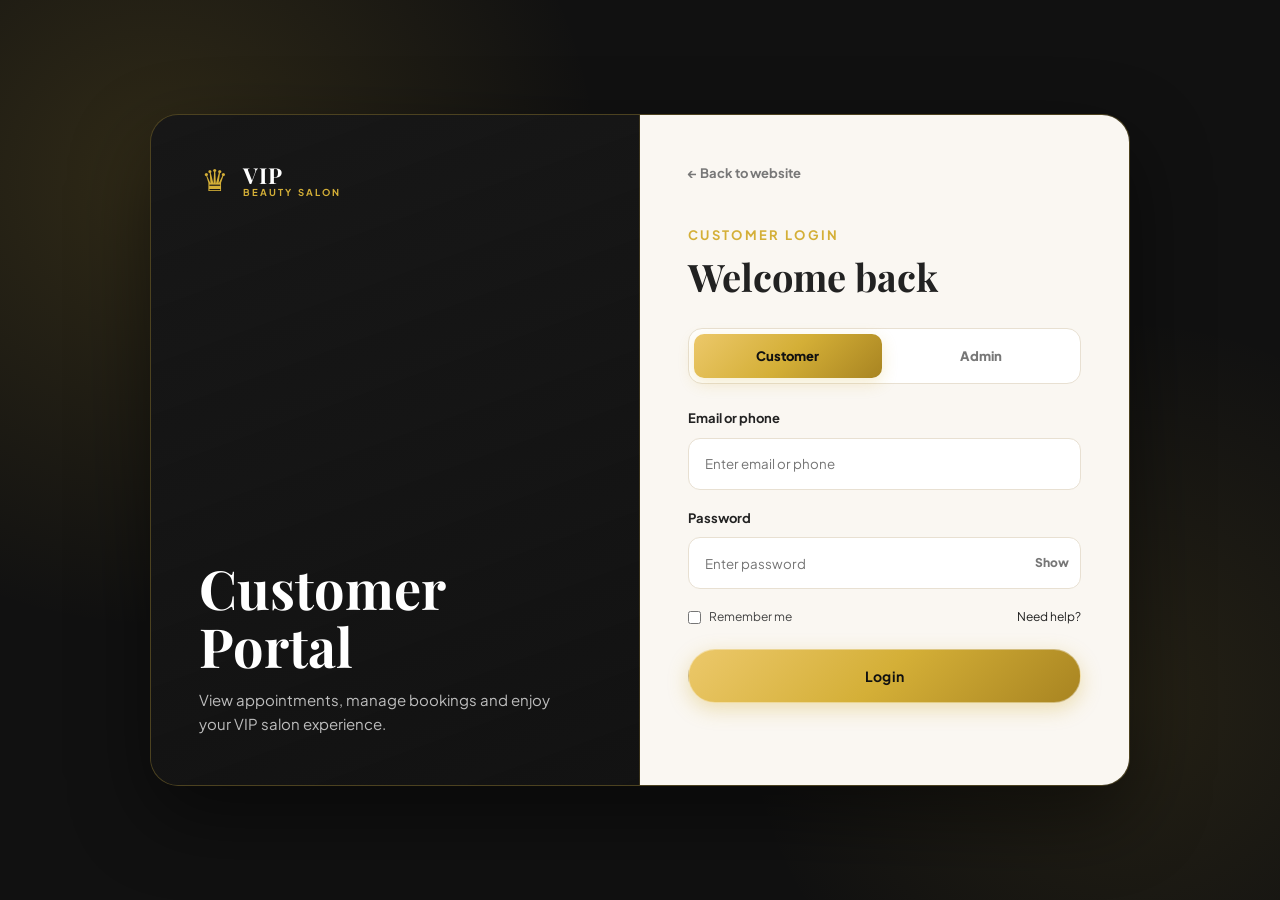
<file: admin-dashboard.html>
<!DOCTYPE html>
<html lang="en">
<head>
  <meta charset="UTF-8">
  <meta name="viewport" content="width=device-width, initial-scale=1.0">
  <title>Admin Dashboard | VIP Beauty Salon</title>
  <meta name="description" content="Manage VIP Beauty Salon services and prices.">
  <link rel="preconnect" href="https://fonts.googleapis.com">
  <link rel="preconnect" href="https://fonts.gstatic.com" crossorigin>
  <link href="https://fonts.googleapis.com/css2?family=Playfair+Display:wght@600;700&family=Plus+Jakarta+Sans:wght@400;500;600;700;800&display=swap" rel="stylesheet">
  <link rel="stylesheet" href="styles.css">
  <style>
    body.admin-page {
      min-height: 100vh;
      padding: 28px;
      background:
        radial-gradient(circle at 12% 10%, rgba(212, 175, 55, 0.13), transparent 25rem),
        #111111;
    }

    .admin-dashboard {
      width: min(1180px, 100%);
      margin: 0 auto;
      overflow: hidden;
      border: 1px solid rgba(212, 175, 55, 0.28);
      border-radius: 24px;
      background: #FAF7F2;
      box-shadow: 0 30px 80px rgba(0, 0, 0, 0.48);
    }

    .admin-header {
      display: flex;
      align-items: center;
      justify-content: space-between;
      gap: 16px;
      padding: 22px 28px;
      border-bottom: 1px solid var(--color-border-card);
    }

    .admin-header-brand,
    .admin-header-actions {
      display: flex;
      align-items: center;
      gap: 12px;
    }

    .admin-brand-title {
      color: #111111;
      font-family: var(--font-serif);
      font-size: 22px;
      font-weight: 700;
    }

    .admin-content {
      padding: 28px;
    }

    .admin-intro {
      margin-bottom: 24px;
    }

    .admin-intro h1 {
      margin-bottom: 6px;
      font-family: var(--font-serif);
      font-size: clamp(30px, 4vw, 40px);
    }

    .admin-intro p {
      color: var(--color-text-muted);
    }

    .admin-grid {
      display: grid;
      grid-template-columns: 340px minmax(0, 1fr);
      gap: 22px;
    }

    .admin-panel,
    .admin-table-wrap {
      min-width: 0;
      padding: 20px;
      border: 1px solid var(--color-border-card);
      border-radius: 16px;
      background: #FFFFFF;
    }

    .admin-panel h2,
    .admin-table-wrap h2 {
      margin-bottom: 16px;
      font-family: var(--font-serif);
      font-size: 23px;
    }

    .admin-field {
      display: grid;
      gap: 7px;
      margin-bottom: 13px;
    }

    .admin-field label {
      font-size: 12px;
      font-weight: 800;
    }

    .admin-field input,
    .admin-field select,
    .admin-field textarea {
      width: 100%;
      border: 1px solid var(--color-border-card);
      border-radius: 10px;
      padding: 11px 12px;
      background: #FFFFFF;
      color: var(--color-text-dark);
      font: inherit;
      outline: none;
    }

    .admin-field textarea {
      min-height: 78px;
      resize: vertical;
    }

    .admin-field input:focus,
    .admin-field select:focus,
    .admin-field textarea:focus {
      border-color: var(--color-gold);
      box-shadow: 0 0 0 3px rgba(212, 175, 55, 0.12);
    }

    .admin-form-actions,
    .admin-row-actions {
      display: flex;
      flex-wrap: wrap;
      gap: 8px;
    }

    .admin-form-actions {
      margin-top: 16px;
    }

    .admin-table-scroll {
      overflow-x: auto;
    }

    .admin-table {
      width: 100%;
      border-collapse: collapse;
      font-size: 13px;
    }

    .admin-table th,
    .admin-table td {
      padding: 12px 10px;
      border-bottom: 1px solid var(--color-border-card);
      text-align: left;
      vertical-align: middle;
    }

    .admin-table th {
      color: var(--color-text-muted);
      font-size: 11px;
      letter-spacing: 0.08em;
      text-transform: uppercase;
    }

    .admin-action-btn {
      padding: 7px 10px;
      border: 1px solid var(--color-border-card);
      border-radius: 8px;
      background: #FFFFFF;
      font-size: 12px;
      font-weight: 800;
    }

    .admin-action-btn:hover {
      border-color: var(--color-gold);
    }

    .admin-action-btn.delete {
      color: #A83232;
    }

    .admin-notice {
      min-height: 20px;
      margin-top: 12px;
      color: #A83232;
      font-size: 13px;
    }

    .admin-section-nav {
      margin: 0 0 22px;
    }

    .sr-only {
      position: absolute;
      width: 1px;
      height: 1px;
      padding: 0;
      margin: -1px;
      overflow: hidden;
      clip: rect(0, 0, 0, 0);
      white-space: nowrap;
      border: 0;
    }

    .admin-section-select {
      width: min(320px, 100%);
      min-height: 48px;
      padding: 0 42px 0 16px;
      border: 1px solid var(--color-border-card);
      border-radius: 12px;
      background: #FFFFFF;
      color: var(--color-text-dark);
      font: inherit;
      font-weight: 800;
      cursor: pointer;
      outline: none;
    }

    .admin-section-select:focus {
      border-color: var(--color-gold);
      box-shadow: 0 0 0 3px rgba(212, 175, 55, 0.14);
    }

    .admin-content-section[hidden] {
      display: none;
    }

    .image-preview {
      width: 76px;
      height: 58px;
      object-fit: cover;
      border-radius: 8px;
      background: #F1EEE8;
    }

    .image-upload-preview {
      display: none;
      width: 100%;
      max-height: 140px;
      margin-top: 8px;
      border-radius: 10px;
      object-fit: cover;
      background: #F1EEE8;
      border: 1px solid rgba(212, 175, 55, 0.25);
    }

    .image-upload-row {
      display: flex;
      align-items: center;
      gap: 10px;
      margin-top: 6px;
      flex-wrap: wrap;
    }

    .admin-upload-btn {
      display: inline-flex;
      align-items: center;
      justify-content: center;
      gap: 6px;
      padding: 6px 14px;
      border: 1px dashed var(--color-gold, #d4af37);
      border-radius: 8px;
      background: rgba(212, 175, 55, 0.08);
      color: var(--color-text-dark, #29251c);
      font-size: 11px;
      font-weight: 700;
      cursor: pointer;
      transition: all 160ms ease;
    }

    .admin-upload-btn:hover {
      background: rgba(212, 175, 55, 0.18);
      transform: translateY(-1px);
    }

    .upload-note {
      font-size: 11px;
      color: var(--color-text-muted, #777168);
    }

    .image-table-thumb {
      width: 62px;
      height: 48px;
      object-fit: cover;
      border-radius: 8px;
      background: #f1eee8;
      border: 1px solid rgba(212, 175, 55, 0.22);
    }

    .image-status {
      display: inline-block;
      margin-top: 4px;
      color: #A83232;
      font-size: 11px;
      font-weight: 700;
    }

    @media (max-width: 820px) {
      body.admin-page {
        padding: 14px;
      }

      .admin-grid {
        grid-template-columns: 1fr;
      }

      .admin-content,
      .admin-header {
        padding: 20px;
      }
    }

    @media (max-width: 520px) {
      .admin-header {
        align-items: flex-start;
        flex-direction: column;
      }
    }

    body.admin-page {
      padding: clamp(14px, 3vw, 42px);
      background:
        radial-gradient(ellipse at 12% 0%, rgba(212, 175, 55, 0.18), transparent 34rem),
        radial-gradient(ellipse at 100% 100%, rgba(168, 132, 33, 0.1), transparent 30rem),
        #171512;
    }

    .admin-dashboard {
      width: min(1320px, 100%);
      border-color: rgba(212, 175, 55, 0.38);
      border-radius: 28px;
      box-shadow: 0 36px 100px rgba(0, 0, 0, 0.48), 0 0 0 1px rgba(255, 255, 255, 0.04);
      animation: dashboard-arrive 650ms cubic-bezier(0.16, 1, 0.3, 1) both;
    }

    .admin-header {
      position: relative;
      padding: 22px clamp(20px, 3.2vw, 42px);
      border-bottom-color: rgba(212, 175, 55, 0.2);
      background: linear-gradient(110deg, #fffdf9, #f8f2e7);
    }

    .admin-header::after {
      position: absolute;
      right: 0;
      bottom: -1px;
      left: 0;
      height: 2px;
      background: linear-gradient(90deg, transparent, var(--color-gold), transparent);
      content: "";
      opacity: 0.75;
    }

    .admin-header-brand {
      transition: transform var(--transition-normal);
    }

    .admin-header-brand:hover {
      transform: translateY(-2px);
    }

    .admin-brand-title {
      font-size: 25px;
      letter-spacing: 0.04em;
    }

    .admin-content {
      padding: clamp(22px, 4vw, 46px);
      background:
        radial-gradient(ellipse at 0% 0%, rgba(212, 175, 55, 0.065), transparent 32rem),
        #faf7f2;
    }

    .admin-intro {
      position: relative;
      margin-bottom: 28px;
      padding: 10px 0 12px 20px;
      border-left: 3px solid var(--color-gold);
      animation: dashboard-rise 600ms 100ms both;
    }

    .admin-intro::after {
      position: absolute;
      top: -20px;
      right: 0;
      width: min(32%, 260px);
      height: 1px;
      background: linear-gradient(90deg, transparent, rgba(168, 132, 33, 0.35));
      content: "";
    }

    .admin-intro h1 {
      margin-bottom: 5px;
      font-size: clamp(32px, 4vw, 46px);
      letter-spacing: -0.035em;
    }

    .admin-intro p {
      max-width: 620px;
      font-size: 14px;
    }

    .admin-section-nav {
      position: relative;
      display: flex;
      align-items: center;
      margin-bottom: 24px;
      padding: 12px;
      border: 1px solid rgba(168, 132, 33, 0.18);
      border-radius: 17px;
      background: rgba(255, 255, 255, 0.68);
      box-shadow: 0 8px 24px rgba(38, 29, 13, 0.045);
      animation: dashboard-rise 600ms 180ms both;
    }

    .admin-section-select {
      width: min(420px, 100%);
      border-color: rgba(168, 132, 33, 0.28);
      border-radius: 12px;
      background: linear-gradient(135deg, #fff, #fffdf8);
      box-shadow: 0 4px 12px rgba(40, 30, 12, 0.04);
      transition: border-color var(--transition-fast), box-shadow var(--transition-fast), transform var(--transition-fast);
    }

    .admin-section-select:hover {
      border-color: var(--color-gold);
      transform: translateY(-1px);
    }

    .admin-grid {
      grid-template-columns: minmax(280px, 0.78fr) minmax(0, 1.65fr);
      gap: 20px;
    }

    .admin-panel,
    .admin-table-wrap {
      position: relative;
      overflow: hidden;
      padding: clamp(18px, 2vw, 26px);
      border-color: rgba(168, 132, 33, 0.18);
      border-radius: 18px;
      box-shadow: 0 12px 34px rgba(45, 34, 15, 0.055);
      transition: transform 220ms ease, box-shadow 220ms ease, border-color 220ms ease;
    }

    .admin-panel::before,
    .admin-table-wrap::before {
      position: absolute;
      top: 0;
      right: 0;
      left: 0;
      height: 3px;
      background: linear-gradient(90deg, #a88421, #e6ca75, transparent 82%);
      content: "";
      opacity: 0.8;
    }

    .admin-panel:hover,
    .admin-table-wrap:hover {
      border-color: rgba(168, 132, 33, 0.34);
      box-shadow: 0 18px 42px rgba(45, 34, 15, 0.09);
      transform: translateY(-2px);
    }

    .admin-panel h2,
    .admin-table-wrap h2 {
      font-size: clamp(21px, 2vw, 25px);
    }

    .admin-field input,
    .admin-field select,
    .admin-field textarea {
      border-color: #e7dfd1;
      border-radius: 11px;
      background: #fffefa;
      transition: border-color 180ms ease, box-shadow 180ms ease, background-color 180ms ease;
    }

    .admin-field input:hover,
    .admin-field select:hover,
    .admin-field textarea:hover {
      border-color: #d3bd7a;
    }

    .admin-field input:focus,
    .admin-field select:focus,
    .admin-field textarea:focus {
      background: #fff;
    }

    .admin-form-actions .btn,
    .admin-header-actions .btn {
      transition: transform 180ms ease, box-shadow 180ms ease, background-color 180ms ease;
    }

    .admin-form-actions .btn:hover,
    .admin-header-actions .btn:hover {
      box-shadow: 0 7px 18px rgba(40, 30, 12, 0.12);
      transform: translateY(-2px);
    }

    .admin-table th {
      background: #faf6ed;
    }

    .admin-table tbody tr {
      animation: dashboard-rise 420ms both;
      transition: background-color 160ms ease;
    }

    .admin-table tbody tr:hover {
      background: #fffaf0;
    }

    .admin-table tbody tr:nth-child(2) { animation-delay: 35ms; }
    .admin-table tbody tr:nth-child(3) { animation-delay: 70ms; }
    .admin-table tbody tr:nth-child(4) { animation-delay: 105ms; }
    .admin-table tbody tr:nth-child(5) { animation-delay: 140ms; }

    .admin-action-btn {
      transition: transform 160ms ease, border-color 160ms ease, box-shadow 160ms ease;
    }

    .admin-action-btn:hover {
      box-shadow: 0 4px 10px rgba(40, 30, 12, 0.08);
      transform: translateY(-1px);
    }

    .admin-content-section:not([hidden]) {
      animation: dashboard-rise 420ms cubic-bezier(0.16, 1, 0.3, 1) both;
    }

    .image-preview {
      border: 1px solid rgba(168, 132, 33, 0.16);
      box-shadow: 0 3px 10px rgba(40, 30, 12, 0.08);
      transition: transform 180ms ease, box-shadow 180ms ease;
    }

    .image-preview:hover {
      box-shadow: 0 7px 16px rgba(40, 30, 12, 0.16);
      transform: scale(1.06);
    }

    @keyframes dashboard-arrive {
      from { opacity: 0; transform: translateY(18px) scale(0.99); }
      to { opacity: 1; transform: translateY(0) scale(1); }
    }

    @keyframes dashboard-rise {
      from { opacity: 0; transform: translateY(10px); }
      to { opacity: 1; transform: translateY(0); }
    }

    @media (max-width: 820px) {
      .admin-grid {
        grid-template-columns: 1fr;
      }

      .admin-panel:hover,
      .admin-table-wrap:hover {
        transform: none;
      }
    }

    @media (max-width: 520px) {
      .admin-header-actions {
        width: 100%;
      }

      .admin-header-actions .btn {
        flex: 1;
        justify-content: center;
      }

      .admin-intro {
        padding-left: 14px;
      }
    }

    @media (prefers-reduced-motion: reduce) {
      *,
      *::before,
      *::after {
        scroll-behavior: auto !important;
        animation-duration: 0.01ms !important;
        animation-iteration-count: 1 !important;
        transition-duration: 0.01ms !important;
      }
    }
  </style>
  <link rel="stylesheet" href="admin-dashboard-theme.css">
</head>
<body class="admin-page">
  <main class="admin-dashboard">
    <header class="admin-header">
      <a class="admin-header-brand" href="index.html" aria-label="VIP Beauty Salon home">
        <span class="brand-crest" aria-hidden="true">♛</span>
        <span>
          <span class="admin-brand-title">VIP</span><br>
          <span class="brand-subtitle">ADMIN PORTAL</span>
        </span>
      </a>
      <div class="admin-header-actions">
        <a class="btn btn-outline-dark btn-sm" href="index.html">View Website</a>
        <button class="btn btn-outline-dark btn-sm" id="admin-logout" type="button">Logout</button>
      </div>
    </header>

    <div class="admin-content">
      <div class="admin-intro">
        <h1>Admin Dashboard</h1>
        <p>Manage salon services, prices, offers, gallery and website images.</p>
      </div>

      <nav class="admin-section-nav" aria-label="Admin dashboard sections">
        <label class="sr-only" for="admin-section-select">Choose dashboard section</label>
        <select class="admin-section-select" id="admin-section-select">
          <option value="services-panel">Professional Beauty Services</option>
          <option value="categories-panel">Our Services Categories (Hair, Skin, Beauty...)</option>
          <option value="offers-panel">Special Offers</option>
          <option value="gallery-panel">Our Gallery</option>
          <option value="images-panel">Website Images</option>
        </select>
      </nav>

      <section class="admin-content-section" id="services-panel" aria-label="Service management">
      <div class="admin-grid">
        <form class="admin-panel" id="admin-service-form">
          <h2 id="admin-form-title">Add New Service</h2>
          <input id="admin-service-id" type="hidden">
          <div class="admin-field">
            <label for="admin-service-name">Service Name</label>
            <input id="admin-service-name" type="text" placeholder="e.g. Hair Spa" required>
          </div>
          <div class="admin-field">
            <label for="admin-service-category">Category</label>
            <select id="admin-service-category" required>
              <option value="hair">Hair Services</option>
              <option value="skin">Skin Care</option>
              <option value="beauty">Beauty Services</option>
              <option value="hands-feet">Hands & Feet</option>
              <option value="bridal">Bridal & Special</option>
            </select>
          </div>
          <div class="admin-field">
            <label for="admin-service-price">Price</label>
            <input id="admin-service-price" type="text" placeholder="₹2000+ or Contact for Price" required>
          </div>
          <div class="admin-field">
            <label for="admin-service-description">Description</label>
            <textarea id="admin-service-description" placeholder="Service description"></textarea>
          </div>
          <div class="admin-field">
            <label for="admin-service-image-select">Service Image (Drop Down Menu)</label>
            <select id="admin-service-image-select" class="admin-image-dropdown"></select>
            <div class="image-upload-row">
              <label class="admin-upload-btn" for="admin-service-image-file">
                📁 Upload From Device
                <input id="admin-service-image-file" type="file" accept="image/*" class="sr-only">
              </label>
              <span class="upload-note">Or choose any image file</span>
            </div>
            <img class="image-upload-preview" id="admin-service-image-preview" alt="Service image preview">
          </div>
          <div class="admin-form-actions">
            <button class="btn btn-gold btn-sm" type="submit" id="admin-save-button">Add Service</button>
            <button class="btn btn-outline-dark btn-sm" type="button" id="admin-reset-button">Reset</button>
          </div>
          <p class="admin-notice" id="admin-notice" role="status" aria-live="polite"></p>
        </form>

        <section class="admin-table-wrap" aria-labelledby="manage-services-heading">
          <h2 id="manage-services-heading">Manage Services</h2>
          <p class="section-subtitle" id="admin-service-count" style="margin-bottom:16px"></p>
          <div class="admin-table-scroll">
            <table class="admin-table">
              <thead>
                <tr>
                  <th>Preview</th>
                  <th>Service</th>
                  <th>Category</th>
                  <th>Price</th>
                  <th>Actions</th>
                </tr>
              </thead>
              <tbody id="admin-services-body"></tbody>
            </table>
          </div>
        </section>
      </div>
      </section>

      <section class="admin-content-section" id="categories-panel" aria-label="Category management" hidden>
        <div class="admin-grid">
          <form class="admin-panel" id="admin-category-form">
            <h2 id="admin-category-form-title">Edit Service Category</h2>
            <input id="admin-category-id" type="hidden">
            <div class="admin-field">
              <label for="admin-category-name">Category Name</label>
              <input id="admin-category-name" type="text" placeholder="e.g. Hair Services" required>
            </div>
            <div class="admin-field">
              <label for="admin-category-icon">Category Icon (Emoji)</label>
              <input id="admin-category-icon" type="text" placeholder="e.g. ✂️" required>
            </div>
            <div class="admin-field">
              <label for="admin-category-sub">Subtitle Summary</label>
              <input id="admin-category-sub" type="text" placeholder="e.g. Cut, Wash, Spa, Keratin & Colour" required>
            </div>
            <div class="admin-field">
              <label for="admin-category-badge">Explorer Card Badge</label>
              <input id="admin-category-badge" type="text" placeholder="e.g. 8 Services · From ₹2000+" required>
            </div>
            <div class="admin-field">
              <label for="admin-category-price">Spotlight Price Text</label>
              <input id="admin-category-price" type="text" placeholder="e.g. Starting at ₹2000+" required>
            </div>
            <div class="admin-field">
              <label for="admin-category-spotlight-badge">Spotlight Tag/Badge</label>
              <input id="admin-category-spotlight-badge" type="text" placeholder="e.g. VIP Hair Studio" required>
            </div>
            <div class="admin-field">
              <label for="admin-category-desc">Spotlight Detailed Description</label>
              <textarea id="admin-category-desc" placeholder="Category description on website" rows="4" required></textarea>
            </div>
            <div class="admin-form-actions">
              <button class="btn btn-gold btn-sm" type="submit" id="admin-category-submit">Update Category</button>
              <button class="btn btn-outline-dark btn-sm" type="button" id="admin-category-reset">Reset</button>
            </div>
          </form>

          <section class="admin-table-wrap" aria-labelledby="manage-categories-heading">
            <h2 id="manage-categories-heading">Manage Services Categories</h2>
            <p class="section-subtitle" id="admin-categories-count" style="margin-bottom:16px">Showing all 5 categories</p>
            <div class="admin-table-scroll">
              <table class="admin-table">
                <thead>
                  <tr>
                    <th>Icon</th>
                    <th>Category</th>
                    <th>Badge / Price</th>
                    <th>Actions</th>
                  </tr>
                </thead>
                <tbody id="admin-categories-body"></tbody>
              </table>
            </div>
          </section>
        </div>
      </section>

      <section class="admin-content-section" id="offers-panel" aria-label="Special offer management" hidden>
        <div class="admin-grid">
          <form class="admin-panel" id="admin-offer-form">
            <h2 id="admin-offer-form-title">Add Special Offer</h2>
            <input id="admin-offer-id" type="hidden">
            <div class="admin-field">
              <label for="admin-offer-title">Offer name</label>
              <input id="admin-offer-title" type="text" required>
            </div>
            <div class="admin-field">
              <label for="admin-offer-description">Description</label>
              <textarea id="admin-offer-description" required></textarea>
            </div>
            <div class="admin-field">
              <label for="admin-offer-badge">Badge text</label>
              <input id="admin-offer-badge" type="text" placeholder="Limited Offer">
            </div>
            <div class="admin-field">
              <label for="admin-offer-category">Badge style</label>
              <select id="admin-offer-category">
                <option value="standard">Standard</option>
                <option value="popular">Most Popular</option>
                <option value="limited">Limited Offer</option>
              </select>
            </div>
            <div class="admin-field">
              <label for="admin-offer-price">Offer price</label>
              <input id="admin-offer-price" type="text" placeholder="₹2,999" required>
            </div>
            <div class="admin-field">
              <label for="admin-offer-original-price">Original price (optional)</label>
              <input id="admin-offer-original-price" type="text" placeholder="₹3,999">
            </div>
            <div class="admin-field">
              <label for="admin-offer-booking">Booking service name</label>
              <input id="admin-offer-booking" type="text" required>
            </div>
            <div class="admin-field">
              <label for="admin-offer-image-select">Offer Image (Drop Down Menu)</label>
              <select id="admin-offer-image-select" class="admin-image-dropdown"></select>
              <div class="image-upload-row">
                <label class="admin-upload-btn" for="admin-offer-image-file">
                  📁 Upload From Device
                  <input id="admin-offer-image-file" type="file" accept="image/*" class="sr-only">
                </label>
                <span class="upload-note">Or choose any image file</span>
              </div>
              <img class="image-upload-preview" id="admin-offer-image-preview" alt="Offer image preview">
            </div>
            <div class="admin-field">
              <label for="admin-offer-alt">Image alt text (optional)</label>
              <input id="admin-offer-alt" type="text" placeholder="Offer image description">
            </div>
            <div class="admin-form-actions">
              <button class="btn btn-gold btn-sm" type="submit" id="admin-offer-save">Add Offer</button>
              <button class="btn btn-outline-dark btn-sm" type="button" id="admin-offer-reset">Reset</button>
            </div>
            <p class="admin-notice" id="admin-offer-notice" role="status" aria-live="polite"></p>
          </form>

          <section class="admin-table-wrap" aria-labelledby="manage-offers-heading">
            <h2 id="manage-offers-heading">Manage Special Offers</h2>
            <p class="section-subtitle" id="admin-offer-count" style="margin-bottom:16px"></p>
            <div class="admin-table-scroll">
              <table class="admin-table">
                <thead><tr><th>Preview</th><th>Offer</th><th>Price</th><th>Badge</th><th>Actions</th></tr></thead>
                <tbody id="admin-offers-body"></tbody>
              </table>
            </div>
          </section>
        </div>
      </section>

      <section class="admin-content-section" id="gallery-panel" aria-label="Gallery management" hidden>
        <div class="admin-grid">
          <form class="admin-panel" id="admin-gallery-form">
            <h2 id="admin-gallery-form-title">Add Gallery Image</h2>
            <input id="admin-gallery-id" type="hidden">
            <div class="admin-field">
              <label for="admin-gallery-caption">Gallery caption</label>
              <input id="admin-gallery-caption" type="text" required>
            </div>
            <div class="admin-field">
              <label for="admin-gallery-category">Category</label>
              <select id="admin-gallery-category" required>
                <option value="hair">Hair</option>
                <option value="skin">Skin</option>
                <option value="bridal">Bridal</option>
                <option value="beauty">Beauty</option>
                <option value="salon">Salon Interior</option>
              </select>
            </div>
            <div class="admin-field">
              <label for="admin-gallery-image-select">Main Gallery Image (Drop Down Menu)</label>
              <select id="admin-gallery-image-select" class="admin-image-dropdown"></select>
              <div class="image-upload-row">
                <label class="admin-upload-btn" for="admin-gallery-image-file">
                  📁 Upload From Device
                  <input id="admin-gallery-image-file" type="file" accept="image/*" class="sr-only">
                </label>
                <span class="upload-note">Or choose any image file</span>
              </div>
              <img class="image-upload-preview" id="admin-gallery-image-preview" alt="Gallery image preview">
            </div>
            <div class="admin-field">
              <label for="admin-gallery-alt">Image alt text (optional)</label>
              <input id="admin-gallery-alt" type="text" placeholder="Gallery photo description">
            </div>
            <div class="admin-field">
              <label for="admin-gallery-before-select">Before Image for Transformation (Optional Drop Down Menu)</label>
              <select id="admin-gallery-before-select" class="admin-image-dropdown"></select>
              <div class="image-upload-row">
                <label class="admin-upload-btn" for="admin-gallery-before-file">
                  📁 Upload Before Photo
                  <input id="admin-gallery-before-file" type="file" accept="image/*" class="sr-only">
                </label>
              </div>
              <img class="image-upload-preview" id="admin-gallery-before-preview" alt="Before image preview" style="display:none;">
            </div>
            <div class="admin-field">
              <label for="admin-gallery-after-select">After Image for Transformation (Optional Drop Down Menu)</label>
              <select id="admin-gallery-after-select" class="admin-image-dropdown"></select>
              <div class="image-upload-row">
                <label class="admin-upload-btn" for="admin-gallery-after-file">
                  📁 Upload After Photo
                  <input id="admin-gallery-after-file" type="file" accept="image/*" class="sr-only">
                </label>
              </div>
              <img class="image-upload-preview" id="admin-gallery-after-preview" alt="After image preview" style="display:none;">
            </div>
            <div class="admin-form-actions">
              <button class="btn btn-gold btn-sm" type="submit" id="admin-gallery-save">Add Gallery Image</button>
              <button class="btn btn-outline-dark btn-sm" type="button" id="admin-gallery-reset">Reset</button>
            </div>
            <p class="admin-notice" id="admin-gallery-notice" role="status" aria-live="polite"></p>
          </form>

          <section class="admin-table-wrap" aria-labelledby="manage-gallery-heading">
            <h2 id="manage-gallery-heading">Manage Our Gallery</h2>
            <p class="section-subtitle" id="admin-gallery-count" style="margin-bottom:16px"></p>
            <div class="admin-table-scroll">
              <table class="admin-table">
                <thead><tr><th>Preview</th><th>Caption</th><th>Category</th><th>Actions</th></tr></thead>
                <tbody id="admin-gallery-body"></tbody>
              </table>
            </div>
          </section>
        </div>
      </section>

      <section class="admin-content-section" id="images-panel" aria-label="Image management" hidden>
        <div class="admin-grid">
          <form class="admin-panel" id="admin-image-form">
            <h2 id="admin-image-form-title">Edit Website Image</h2>
            <input id="admin-image-id" type="hidden">
            <div class="admin-field">
              <label for="admin-website-image-target">Select Website Image to Edit (Drop Down Menu)</label>
              <select id="admin-website-image-target" class="admin-image-dropdown"></select>
            </div>
            <div class="admin-field">
              <label for="admin-image-label">Image label / description</label>
              <input id="admin-image-label" type="text" required>
            </div>
            <div class="admin-field">
              <label for="admin-image-select">Replace Image From Library (Drop Down Menu)</label>
              <select id="admin-image-select" class="admin-image-dropdown"></select>
              <div class="image-upload-row">
                <label class="admin-upload-btn" for="admin-image-file">
                  📁 Upload New Photo From Device
                  <input id="admin-image-file" type="file" accept="image/*" class="sr-only">
                </label>
                <span class="upload-note">Or choose any image from your computer</span>
              </div>
              <img class="image-upload-preview" id="admin-image-preview" alt="Selected image preview">
            </div>
            <div class="admin-form-actions">
              <button class="btn btn-gold btn-sm" type="submit" id="admin-image-save">Update Image</button>
              <button class="btn btn-outline-dark btn-sm" type="button" id="admin-image-reset">Reset</button>
            </div>
            <p class="admin-notice" id="admin-image-notice" role="status" aria-live="polite"></p>
          </form>

          <section class="admin-table-wrap" aria-labelledby="manage-images-heading">
            <h2 id="manage-images-heading">All Website Images</h2>
            <p class="section-subtitle" style="margin-bottom:16px">Select and update any image across the public website.</p>
            <div class="admin-table-scroll">
              <table class="admin-table">
                <thead>
                  <tr>
                    <th>Preview</th>
                    <th>Image Details</th>
                    <th>Status</th>
                    <th>Actions</th>
                  </tr>
                </thead>
                <tbody id="admin-images-body"></tbody>
              </table>
            </div>
          </section>
        </div>
      </section>
    </div>
  </main>

  <script src="image-manifest.js"></script>
  <script>
    if (sessionStorage.getItem("vip_admin_authenticated") !== "true") {
      window.location.replace("login.html");
    }

    const categoryNames = {
      hair: "Hair Services",
      skin: "Skin Care",
      beauty: "Beauty Services",
      "hands-feet": "Hands & Feet",
      bridal: "Bridal & Special"
    };

    const fallbackServices = window.VIP_IMAGE_MANIFEST.services;

    // Categorized Salon Image Library for all Drop Down Menus
    const IMAGE_LIBRARY = [
      {
        group: "Special Offers",
        items: [
          { name: "Manicure + Pedicure Special Offer", url: "https://images.unsplash.com/photo-1632345031435-8727f6897d53?auto=format&fit=crop&w=600&q=80" },
          { name: "Keratin Treatment Special Offer", url: "https://images.unsplash.com/photo-1522337360788-8b13dee7a37e?auto=format&fit=crop&w=600&q=80" },
          { name: "₹2000+ Beauty Services Special", url: "https://images.unsplash.com/photo-1570172619644-dfd03ed5d881?auto=format&fit=crop&w=600&q=80" }
        ]
      },
      {
        group: "Hair Services",
        items: [
          { name: "Hair Wash & Cleansing", url: "https://images.unsplash.com/photo-1582095133179-bfd08e2fc6b3?auto=format&fit=crop&w=600&q=80" },
          { name: "Trendy Hair Cut", url: "https://images.unsplash.com/photo-1562322140-8baeececf3df?auto=format&fit=crop&w=600&q=80" },
          { name: "Hair Spa Nourishing", url: "https://images.unsplash.com/photo-1519699047748-de8e457a634e?auto=format&fit=crop&w=600&q=80" },
          { name: "Hair Colour & Highlights", url: "https://images.unsplash.com/photo-1605497788044-5a32c7078486?auto=format&fit=crop&w=600&q=80" },
          { name: "Keratin Smooth Treatment", url: "https://images.unsplash.com/photo-1560869713-7d0a29430803?auto=format&fit=crop&w=600&q=80" },
          { name: "Hair Styling & Waves", url: "https://images.unsplash.com/photo-1595476108010-b4d1f102b1b1?auto=format&fit=crop&w=600&q=80" },
          { name: "Hair Oil Relaxation Massage", url: "https://images.unsplash.com/photo-1540555700478-4be289fbecef?auto=format&fit=crop&w=600&q=80" },
          { name: "Blow Dry Volume & Finish", url: "https://images.unsplash.com/photo-1527799820374-dcf8d9d4a388?auto=format&fit=crop&w=600&q=80" }
        ]
      },
      {
        group: "Skin Care & Facials",
        items: [
          { name: "Deep Pore Clean-up", url: "https://images.unsplash.com/photo-1570172619644-dfd03ed5d881?auto=format&fit=crop&w=600&q=80" },
          { name: "Hydra Glow Herbal & Fruit Facial", url: "https://images.unsplash.com/photo-1512496015851-a90fb38ba796?auto=format&fit=crop&w=600&q=80" },
          { name: "D-Tan Radiance Treatment", url: "https://images.unsplash.com/photo-1508214751196-bcfd4ca60f91?auto=format&fit=crop&w=600&q=80" },
          { name: "Brightening Bleach Service", url: "https://images.unsplash.com/photo-1516975080664-ed2fc6a32937?auto=format&fit=crop&w=600&q=80" },
          { name: "Advanced Skin Nourishment", url: "https://images.unsplash.com/photo-1596704017254-9b121068fb31?auto=format&fit=crop&w=600&q=80" }
        ]
      },
      {
        group: "Beauty Services",
        items: [
          { name: "Hygienic Waxing Care", url: "https://images.unsplash.com/photo-1544161515-4ab6ce6db874?auto=format&fit=crop&w=600&q=80" },
          { name: "Precise Facial Threading", url: "https://images.unsplash.com/photo-1583001931096-959e9a1a6223?auto=format&fit=crop&w=600&q=80" },
          { name: "Eyebrow Contouring & Shaping", url: "https://images.unsplash.com/photo-1597225244660-1cd128c64284?auto=format&fit=crop&w=600&q=80" },
          { name: "Upper Lip Threading", url: "https://images.unsplash.com/photo-1515377905703-c4788e51af15?auto=format&fit=crop&w=600&q=80" },
          { name: "Skin Shiner & Glow Finish", url: "https://images.unsplash.com/photo-1487412720507-e7ab37603c6f?auto=format&fit=crop&w=600&q=80" }
        ]
      },
      {
        group: "Hands, Feet & Nails",
        items: [
          { name: "Deluxe Manicure Hand Care", url: "https://images.unsplash.com/photo-1604654894610-df63bc536371?auto=format&fit=crop&w=600&q=80" },
          { name: "Relaxing Pedicure Foot Bath", url: "https://images.unsplash.com/photo-1519415510236-718bdfcd89c8?auto=format&fit=crop&w=600&q=80" },
          { name: "Manicure + Pedicure Combo Care", url: "https://images.unsplash.com/photo-1632345031435-8727f6897d53?auto=format&fit=crop&w=600&q=80" },
          { name: "Creative Nail Art & Polish", url: "https://images.unsplash.com/photo-1507652313519-d4e9174996dd?auto=format&fit=crop&w=600&q=80" }
        ]
      },
      {
        group: "Bridal & Glamour",
        items: [
          { name: "Luxury HD Bridal Makeover", url: "https://images.unsplash.com/photo-1617627143750-d86bc21e42bb?auto=format&fit=crop&w=600&q=80" },
          { name: "Evening & Party Event Makeup", url: "https://images.unsplash.com/photo-1516914943479-89db7d9ae7f2?auto=format&fit=crop&w=600&q=80" },
          { name: "Intricate Bridal Hairstyling", url: "https://images.unsplash.com/photo-1595476108010-b4d1f102b1b1?auto=format&fit=crop&w=600&q=80" },
          { name: "Pre-Bridal & Festive Package", url: "https://images.unsplash.com/photo-1519823551278-64ac92734fb1?auto=format&fit=crop&w=600&q=80" }
        ]
      },
      {
        group: "Salon Ambiance & Interior",
        items: [
          { name: "VIP Beauty Salon Luxury Interior", url: "https://images.unsplash.com/photo-1560066984-138dadb4c035?auto=format&fit=crop&w=900&q=80" },
          { name: "Appointment Consultation Area", url: "https://images.unsplash.com/photo-1540555700478-4be289fbecef?auto=format&fit=crop&w=700&q=80" }
        ]
      }
    ];

    function getDefaultServiceImage(category) {
      const defaults = {
        hair: "https://images.unsplash.com/photo-1582095133179-bfd08e2fc6b3?auto=format&fit=crop&w=600&q=80",
        skin: "https://images.unsplash.com/photo-1512496015851-a90fb38ba796?auto=format&fit=crop&w=600&q=80",
        beauty: "https://images.unsplash.com/photo-1544161515-4ab6ce6db874?auto=format&fit=crop&w=600&q=80",
        "hands-feet": "https://images.unsplash.com/photo-1604654894610-df63bc536371?auto=format&fit=crop&w=600&q=80",
        bridal: "https://images.unsplash.com/photo-1617627143750-d86bc21e42bb?auto=format&fit=crop&w=600&q=80"
      };
      return defaults[category] || defaults.hair;
    }

    function populateImageDropdown(selectEl, selectedVal, optionalNoneText) {
      if (!selectEl) return;
      selectEl.innerHTML = "";
      if (optionalNoneText) {
        const noneOpt = document.createElement("option");
        noneOpt.value = "";
        noneOpt.textContent = optionalNoneText;
        selectEl.appendChild(noneOpt);
      }
      let found = false;
      IMAGE_LIBRARY.forEach(grp => {
        const optGroup = document.createElement("optgroup");
        optGroup.label = grp.group;
        grp.items.forEach(item => {
          const opt = document.createElement("option");
          opt.value = item.url;
          opt.textContent = item.name;
          if (selectedVal && selectedVal === item.url) {
            opt.selected = true;
            found = true;
          }
          optGroup.appendChild(opt);
        });
        selectEl.appendChild(optGroup);
      });

      if (selectedVal && selectedVal.startsWith("data:")) {
        const customOpt = document.createElement("option");
        customOpt.value = selectedVal;
        customOpt.textContent = "Custom Upload (From Device)";
        customOpt.dataset.custom = "true";
        customOpt.selected = true;
        selectEl.prepend(customOpt);
      } else if (!found && selectedVal && !optionalNoneText) {
        const currOpt = document.createElement("option");
        currOpt.value = selectedVal;
        currOpt.textContent = "Current Image Selection";
        currOpt.selected = true;
        selectEl.prepend(currOpt);
      }
    }

    function attachFileUploadHandler(fileInput, dropdownSelect, previewImg) {
      if (!fileInput || !dropdownSelect) return;
      fileInput.addEventListener("change", async () => {
        const file = fileInput.files[0];
        if (!file) return;
        try {
          const dataUrl = await fileToResizedDataUrl(file);
          let customOpt = dropdownSelect.querySelector("option[data-custom='true']");
          if (!customOpt) {
            customOpt = document.createElement("option");
            customOpt.dataset.custom = "true";
            dropdownSelect.prepend(customOpt);
          }
          customOpt.value = dataUrl;
          customOpt.textContent = `Custom Upload (${file.name})`;
          customOpt.selected = true;
          if (previewImg) {
            previewImg.src = dataUrl;
            previewImg.style.display = "block";
          }
        } catch (err) {
          alert(err.message || "Could not read image file.");
        }
      });
    }

    function attachDropdownChangeHandler(dropdownSelect, previewImg) {
      if (!dropdownSelect || !previewImg) return;
      dropdownSelect.addEventListener("change", () => {
        const val = dropdownSelect.value;
        if (val) {
          previewImg.src = val;
          previewImg.style.display = "block";
        } else {
          previewImg.src = "";
          previewImg.style.display = "none";
        }
      });
    }

    // Services Controls
    const form = document.getElementById("admin-service-form");
    const serviceId = document.getElementById("admin-service-id");
    const serviceName = document.getElementById("admin-service-name");
    const serviceCategory = document.getElementById("admin-service-category");
    const servicePrice = document.getElementById("admin-service-price");
    const serviceDescription = document.getElementById("admin-service-description");
    const serviceImageSelect = document.getElementById("admin-service-image-select");
    const serviceImageFile = document.getElementById("admin-service-image-file");
    const serviceImagePreview = document.getElementById("admin-service-image-preview");
    const servicesBody = document.getElementById("admin-services-body");
    const serviceCount = document.getElementById("admin-service-count");
    const notice = document.getElementById("admin-notice");

    // Special Offers Controls
    const offerForm = document.getElementById("admin-offer-form");
    const offerTitleInput = document.getElementById("admin-offer-title");
    const offerDescInput = document.getElementById("admin-offer-description");
    const offerBadgeInput = document.getElementById("admin-offer-badge");
    const offerCatSelect = document.getElementById("admin-offer-category");
    const offerPriceInput = document.getElementById("admin-offer-price");
    const offerOrigPriceInput = document.getElementById("admin-offer-original-price");
    const offerBookingInput = document.getElementById("admin-offer-booking");
    const offerImageSelect = document.getElementById("admin-offer-image-select");
    const offerImageFile = document.getElementById("admin-offer-image-file");
    const offerImagePreview = document.getElementById("admin-offer-image-preview");
    const offerAltInput = document.getElementById("admin-offer-alt");
    const offersBody = document.getElementById("admin-offers-body");
    const offerNotice = document.getElementById("admin-offer-notice");

    // Gallery Controls
    const galleryForm = document.getElementById("admin-gallery-form");
    const galleryCaptionInput = document.getElementById("admin-gallery-caption");
    const galleryCatSelect = document.getElementById("admin-gallery-category");
    const galleryImageSelect = document.getElementById("admin-gallery-image-select");
    const galleryImageFile = document.getElementById("admin-gallery-image-file");
    const galleryImagePreview = document.getElementById("admin-gallery-image-preview");
    const galleryAltInput = document.getElementById("admin-gallery-alt");
    const galleryBeforeSelect = document.getElementById("admin-gallery-before-select");
    const galleryBeforeFile = document.getElementById("admin-gallery-before-file");
    const galleryBeforePreview = document.getElementById("admin-gallery-before-preview");
    const galleryAfterSelect = document.getElementById("admin-gallery-after-select");
    const galleryAfterFile = document.getElementById("admin-gallery-after-file");
    const galleryAfterPreview = document.getElementById("admin-gallery-after-preview");
    const galleryBody = document.getElementById("admin-gallery-body");
    const galleryNotice = document.getElementById("admin-gallery-notice");

    // Website Images Controls
    const imageForm = document.getElementById("admin-image-form");
    const imageIdInput = document.getElementById("admin-image-id");
    const websiteImageTarget = document.getElementById("admin-website-image-target");
    const imageLabelInput = document.getElementById("admin-image-label");
    const imageSelect = document.getElementById("admin-image-select");
    const imageFileInput = document.getElementById("admin-image-file");
    const imagePreview = document.getElementById("admin-image-preview");
    const imagesBody = document.getElementById("admin-images-body");
    const imageNotice = document.getElementById("admin-image-notice");
    let imageCatalog = [];

    // Initialize dropdown change & file upload listeners
    attachDropdownChangeHandler(serviceImageSelect, serviceImagePreview);
    attachFileUploadHandler(serviceImageFile, serviceImageSelect, serviceImagePreview);

    attachDropdownChangeHandler(offerImageSelect, offerImagePreview);
    attachFileUploadHandler(offerImageFile, offerImageSelect, offerImagePreview);

    attachDropdownChangeHandler(galleryImageSelect, galleryImagePreview);
    attachFileUploadHandler(galleryImageFile, galleryImageSelect, galleryImagePreview);

    attachDropdownChangeHandler(galleryBeforeSelect, galleryBeforePreview);
    attachFileUploadHandler(galleryBeforeFile, galleryBeforeSelect, galleryBeforePreview);

    attachDropdownChangeHandler(galleryAfterSelect, galleryAfterPreview);
    attachFileUploadHandler(galleryAfterFile, galleryAfterSelect, galleryAfterPreview);

    attachDropdownChangeHandler(imageSelect, imagePreview);
    attachFileUploadHandler(imageFileInput, imageSelect, imagePreview);

    function getServices() {
      try {
        const services = JSON.parse(localStorage.getItem("vip_salon_services") || "null");
        return Array.isArray(services) ? services : fallbackServices.slice();
      } catch (error) {
        notice.textContent = "Could not read saved services from this browser.";
        return fallbackServices.slice();
      }
    }

    function normalizeServiceName(name) {
      return String(name || "").toLowerCase().replace(/[^a-z0-9]+/g, "");
    }

    function initializeServiceCatalog() {
      const migrationKey = "vip_salon_services_catalog_v5";
      if (localStorage.getItem(migrationKey) === "true") return;

      try {
        const saved = JSON.parse(localStorage.getItem("vip_salon_services") || "null");
        const existingServices = Array.isArray(saved) ? saved : [];
        const usedServices = new Set();
        const allServices = fallbackServices.map((defaultService) => {
          const existing = existingServices.find((service) =>
            !usedServices.has(service) &&
            (service.id === defaultService.id ||
              normalizeServiceName(service.name) === normalizeServiceName(defaultService.name))
          );
          if (!existing) return { ...defaultService };

          usedServices.add(existing);
          const priceNum = parseInt((existing.price || "").replace(/[^0-9]/g, ""), 10);
          const price = (priceNum && priceNum < 2000) ? defaultService.price : (existing.price || defaultService.price);
          return { ...defaultService, ...existing, price, id: existing.id || defaultService.id };
        });

        existingServices.forEach((service) => {
          if (!usedServices.has(service)) allServices.push(service);
        });

        localStorage.setItem("vip_salon_services", JSON.stringify(allServices));
        localStorage.setItem(migrationKey, "true");
      } catch (error) {
        notice.textContent = "Could not load or update the complete service list in browser storage.";
        notice.style.color = "#A83232";
      }
    }

    const fallbackCategories = window.VIP_IMAGE_MANIFEST.categories || [
      {
        id: "hair",
        name: "Hair Services",
        icon: "✂️",
        sub: "Cut, Wash, Spa, Keratin & Colour",
        badge: "8 Services · From ₹2000+",
        price: "Starting at ₹2000+",
        spotlightBadge: "VIP Hair Studio",
        desc: "Transform your hair with Rajkot's leading hair styling and treatment experts. From personalized haircuts and deep-conditioning hair spa to ammonia-free global colouring and long-lasting keratin treatments, our certified stylists use premium Matrix and L'Oréal products to keep your hair healthy, silky, and voluminous."
      },
      {
        id: "skin",
        name: "Skin Care",
        icon: "🧴",
        sub: "Facials, Clean-up & D-Tan Glow",
        badge: "7 Treatments · From ₹2000+",
        price: "Starting at ₹2000+",
        spotlightBadge: "Skin Care Clinic",
        desc: "Restore your natural radiance with our customized dermatological and herbal skincare therapies. Whether you need immediate sun tan removal (D-Tan), gentle facial bleaching, or luxury 24K gold and diamond hydra facials, our specialists ensure gentle, hygienic, and long-lasting glow suited to all Indian skin types."
      },
      {
        id: "beauty",
        name: "Beauty Services",
        icon: "✨",
        sub: "Waxing, Threading & Bleach",
        badge: "7 Services · From ₹2000+",
        price: "Starting at ₹2000+",
        spotlightBadge: "Essential Grooming",
        desc: "Flawless daily and event grooming performed with the highest hygiene standards. Experience precision eyebrow shaping contoured to your facial symmetry, virtually painless strip and cartridge waxing for arms and legs, and instant skin brightening bleach and shiner treatments that leave you feeling smooth and confident."
      },
      {
        id: "hands-feet",
        name: "Hands & Feet",
        icon: "💅",
        sub: "Manicure, Pedicure & Nail Art",
        badge: "5 Treatments · From ₹2000+",
        price: "Starting at ₹2000+",
        spotlightBadge: "Nail & Spa Lounge",
        desc: "Give your hands and feet the royal VIP pampering they deserve. Indulge in aromatic soothing soaks, deep callus and dead skin buffing, relaxing reflexology massage, and creative nail styling with long-lasting gel polish and French tips. Designed to melt away stress while keeping your nails pristine."
      },
      {
        id: "bridal",
        name: "Bridal & Special",
        icon: "👰",
        sub: "HD Bridal Makeup & Packages",
        badge: "5 Packages · From ₹2000+",
        price: "Starting at ₹2000+",
        spotlightBadge: "Bridal Suite",
        desc: "Your dream bridal look brought to life with elegance and perfection. Our senior bridal makeover artists create radiant, timeless, and camera-ready looks for your wedding, reception, sangeet, and festive celebrations. Using premium waterproof HD cosmetics and exquisite floral hairstyling, we ensure you shine on your most special day."
      }
    ];

    function getCategories() {
      try {
        const saved = JSON.parse(localStorage.getItem("vip_salon_categories") || "null");
        return Array.isArray(saved) && saved.length ? saved : fallbackCategories.slice();
      } catch (_) {
        return fallbackCategories.slice();
      }
    }

    function saveCategories(categories) {
      try {
        localStorage.setItem("vip_salon_categories", JSON.stringify(categories));
        renderCategories();
        notice.textContent = "Service categories saved successfully.";
        notice.style.color = "#A88421";
      } catch (_) {
        notice.textContent = "Could not save categories to browser storage.";
        notice.style.color = "#A83232";
      }
    }

    function renderCategories() {
      const categories = getCategories();
      const countEl = document.getElementById("admin-categories-count");
      const bodyEl = document.getElementById("admin-categories-body");
      if (countEl) countEl.textContent = `Showing all ${categories.length} categories`;
      if (!bodyEl) return;

      bodyEl.innerHTML = categories.map((cat) => `
        <tr>
          <td><span style="font-size: 22px;">${escapeHtml(cat.icon || "✨")}</span></td>
          <td>
            <strong>${escapeHtml(cat.name)}</strong>
            <div style="font-size: 12px; color: #777;">${escapeHtml(cat.sub || "")}</div>
          </td>
          <td>
            <span style="display:inline-block; font-size: 12px; font-weight:700; color:#7A5B0B; background:rgba(212,175,55,0.14); padding:3px 8px; border-radius:12px;">
              ${escapeHtml(cat.badge || cat.price || "From ₹2000+")}
            </span>
          </td>
          <td>
            <button class="btn btn-outline-dark btn-sm admin-action-btn" type="button" data-action="edit-category" data-id="${escapeHtml(cat.id)}">Edit</button>
          </td>
        </tr>
      `).join("");
    }

    const categoryForm = document.getElementById("admin-category-form");
    const categoryResetBtn = document.getElementById("admin-category-reset");
    const categoryIdInput = document.getElementById("admin-category-id");
    const categoryNameInput = document.getElementById("admin-category-name");
    const categoryIconInput = document.getElementById("admin-category-icon");
    const categorySubInput = document.getElementById("admin-category-sub");
    const categoryBadgeInput = document.getElementById("admin-category-badge");
    const categoryPriceInput = document.getElementById("admin-category-price");
    const categorySpotlightBadgeInput = document.getElementById("admin-category-spotlight-badge");
    const categoryDescInput = document.getElementById("admin-category-desc");

    function resetCategoryForm() {
      if (!categoryForm) return;
      categoryForm.reset();
      categoryIdInput.value = "";
      document.getElementById("admin-category-form-title").textContent = "Edit Service Category";
      document.getElementById("admin-category-submit").textContent = "Update Category";
    }

    if (categoryForm) {
      categoryForm.addEventListener("submit", (e) => {
        e.preventDefault();
        const catId = categoryIdInput.value.trim() || categoryNameInput.value.toLowerCase().replace(/[^a-z0-9]+/g, "-");
        const categories = getCategories();
        const existingIndex = categories.findIndex(c => c.id === catId);

        const categoryData = {
          id: catId,
          name: categoryNameInput.value.trim(),
          icon: categoryIconInput.value.trim() || "✨",
          sub: categorySubInput.value.trim(),
          badge: categoryBadgeInput.value.trim(),
          price: categoryPriceInput.value.trim(),
          spotlightBadge: categorySpotlightBadgeInput.value.trim(),
          desc: categoryDescInput.value.trim()
        };

        if (existingIndex >= 0) {
          categories[existingIndex] = { ...categories[existingIndex], ...categoryData };
        } else {
          categories.push(categoryData);
        }

        saveCategories(categories);
        resetCategoryForm();
      });
    }

    if (categoryResetBtn) {
      categoryResetBtn.addEventListener("click", resetCategoryForm);
    }

    const categoriesBody = document.getElementById("admin-categories-body");
    if (categoriesBody) {
      categoriesBody.addEventListener("click", (e) => {
        const btn = e.target.closest('button[data-action="edit-category"]');
        if (!btn) return;
        const catId = btn.dataset.id;
        const categories = getCategories();
        const cat = categories.find(c => c.id === catId);
        if (!cat) return;

        categoryIdInput.value = cat.id;
        categoryNameInput.value = cat.name || "";
        categoryIconInput.value = cat.icon || "";
        categorySubInput.value = cat.sub || "";
        categoryBadgeInput.value = cat.badge || "";
        categoryPriceInput.value = cat.price || "";
        categorySpotlightBadgeInput.value = cat.spotlightBadge || "";
        categoryDescInput.value = cat.desc || "";

        document.getElementById("admin-category-form-title").textContent = `Edit Category: ${cat.name}`;
        document.getElementById("admin-category-submit").textContent = "Save Changes";
        categoryNameInput.focus();
      });
    }

    function escapeHtml(value) {
      return String(value)
        .replace(/&/g, "&amp;")
        .replace(/</g, "&lt;")
        .replace(/>/g, "&gt;")
        .replace(/"/g, "&quot;")
        .replace(/'/g, "&#039;");
    }

    function saveServices(services) {
      try {
        localStorage.setItem("vip_salon_services", JSON.stringify(services));
        renderServices();
        notice.textContent = "Services saved in this browser.";
        notice.style.color = "#A88421";
      } catch (error) {
        notice.textContent = "Could not save services. Check browser storage settings.";
        notice.style.color = "#A83232";
      }
    }

    function readManagedList(storageKey, defaults) {
      try {
        const saved = JSON.parse(localStorage.getItem(storageKey) || "null");
        if (Array.isArray(saved)) return saved;
        localStorage.setItem(storageKey, JSON.stringify(defaults));
        return defaults;
      } catch (error) {
        return defaults;
      }
    }

    function saveManagedList(storageKey, items, targetNotice, render) {
      try {
        localStorage.setItem(storageKey, JSON.stringify(items));
        render();
        targetNotice.textContent = "Changes saved in this browser.";
        targetNotice.style.color = "#A88421";
      } catch (error) {
        targetNotice.textContent = "Could not save changes. Browser storage may be full.";
        targetNotice.style.color = "#A83232";
      }
    }

    function getOffers() {
      const defaults = window.VIP_IMAGE_MANIFEST.offers;
      let offers = readManagedList("vip_salon_offers", defaults);
      const migrationKey = "vip_salon_offers_catalog_v5";
      if (localStorage.getItem(migrationKey) !== "true") {
        let updated = false;
        offers = offers.map(offer => {
          const priceNum = parseInt((offer.price || "").replace(/[^0-9]/g, ""), 10);
          if (priceNum && priceNum < 2000) {
            const def = defaults.find(d => d.id === offer.id || d.title === offer.title);
            if (def) {
              updated = true;
              return { ...offer, price: def.price, originalPrice: def.originalPrice };
            }
          }
          return offer;
        });
        if (updated) {
          try {
            localStorage.setItem("vip_salon_offers", JSON.stringify(offers));
          } catch (_) {}
        }
        try {
          localStorage.setItem(migrationKey, "true");
        } catch (_) {}
      }
      return offers;
    }

    function getGalleryItems() {
      return readManagedList("vip_salon_gallery", window.VIP_IMAGE_MANIFEST.galleryContent);
    }

    function setFormValues(prefix, item, fields) {
      document.getElementById(`${prefix}-id`).value = item.id;
      fields.forEach(field => {
        const fieldId = {
          beforeImage: "before",
          afterImage: "after",
          bookingService: "booking"
        }[field] || field;
        const inputId = `${prefix}-${fieldId.replace(/[A-Z]/g, letter => `-${letter.toLowerCase()}`)}`;
        document.getElementById(inputId).value = item[field] || "";
      });
    }

    function validateHttpUrl(value, label) {
      try {
        const url = new URL(value);
        if (url.protocol === "http:" || url.protocol === "https:") return url.href;
      } catch (_) {
        // The caller displays a field-specific validation message.
      }
      throw new Error(`${label} must be a valid HTTP or HTTPS URL.`);
    }

    function resetOfferForm() {
      offerForm.reset();
      document.getElementById("admin-offer-id").value = "";
      document.getElementById("admin-offer-form-title").textContent = "Add Special Offer";
      document.getElementById("admin-offer-save").textContent = "Add Offer";
      const defaultOfferImg = "https://images.unsplash.com/photo-1632345031435-8727f6897d53?auto=format&fit=crop&w=600&q=80";
      populateImageDropdown(offerImageSelect, defaultOfferImg);
      offerImagePreview.src = defaultOfferImg;
      offerImagePreview.style.display = "block";
    }

    function renderOffers() {
      const offers = getOffers();
      document.getElementById("admin-offer-count").textContent = `Showing all ${offers.length} special offers`;
      offersBody.innerHTML = offers.map(offer => `
        <tr>
          <td><img class="image-table-thumb" src="${escapeHtml(offer.image)}" alt=""></td>
          <td><strong>${escapeHtml(offer.title)}</strong></td>
          <td>${escapeHtml(offer.price)}</td>
          <td>${escapeHtml(offer.badge || "—")}</td>
          <td><div class="admin-row-actions">
            <button class="admin-action-btn" type="button" data-offer-action="edit" data-id="${escapeHtml(offer.id)}">Edit</button>
            <button class="admin-action-btn delete" type="button" data-offer-action="delete" data-id="${escapeHtml(offer.id)}">Delete</button>
          </div></td>
        </tr>
      `).join("");
    }

    offerForm.addEventListener("submit", event => {
      event.preventDefault();
      const id = document.getElementById("admin-offer-id").value;
      const image = offerImageSelect.value;
      if (!image) {
        offerNotice.textContent = "Please choose an image from the dropdown menu.";
        offerNotice.style.color = "#A83232";
        return;
      }

      const offer = {
        id: id || `offer-${Date.now()}`,
        title: offerTitleInput.value.trim(),
        description: offerDescInput.value.trim(),
        badge: offerBadgeInput.value.trim(),
        category: offerCatSelect.value,
        price: offerPriceInput.value.trim(),
        originalPrice: offerOrigPriceInput.value.trim(),
        bookingService: offerBookingInput.value.trim(),
        image,
        alt: offerAltInput.value.trim() || offerTitleInput.value.trim()
      };
      const offers = getOffers();
      const index = offers.findIndex(item => item.id === id);
      if (index >= 0) offers[index] = offer;
      else offers.push(offer);
      saveManagedList("vip_salon_offers", offers, offerNotice, renderOffers);
      resetOfferForm();
    });

    document.getElementById("admin-offer-reset").addEventListener("click", resetOfferForm);
    offersBody.addEventListener("click", event => {
      const button = event.target.closest("[data-offer-action]");
      if (!button) return;
      const offers = getOffers();
      const offer = offers.find(item => item.id === button.dataset.id);
      if (!offer) return;

      if (button.dataset.offerAction === "edit") {
        document.getElementById("admin-offer-id").value = offer.id;
        offerTitleInput.value = offer.title || "";
        offerDescInput.value = offer.description || "";
        offerBadgeInput.value = offer.badge || "";
        offerCatSelect.value = offer.category || "standard";
        offerPriceInput.value = offer.price || "";
        offerOrigPriceInput.value = offer.originalPrice || "";
        offerBookingInput.value = offer.bookingService || "";
        offerAltInput.value = offer.alt || "";
        populateImageDropdown(offerImageSelect, offer.image);
        offerImagePreview.src = offer.image;
        offerImagePreview.style.display = "block";
        document.getElementById("admin-offer-form-title").textContent = "Edit Special Offer";
        document.getElementById("admin-offer-save").textContent = "Update Offer";
        offerTitleInput.focus();
      } else if (window.confirm(`Delete "${offer.title}"?`)) {
        saveManagedList("vip_salon_offers", offers.filter(item => item.id !== offer.id), offerNotice, renderOffers);
        resetOfferForm();
      }
    });

    function resetGalleryForm() {
      galleryForm.reset();
      document.getElementById("admin-gallery-id").value = "";
      document.getElementById("admin-gallery-form-title").textContent = "Add Gallery Image";
      document.getElementById("admin-gallery-save").textContent = "Add Gallery Image";
      const defaultGalImg = "https://images.unsplash.com/photo-1560869713-7d0a29430803?auto=format&fit=crop&w=800&q=80";
      populateImageDropdown(galleryImageSelect, defaultGalImg);
      galleryImagePreview.src = defaultGalImg;
      galleryImagePreview.style.display = "block";
      populateImageDropdown(galleryBeforeSelect, "", "— None (Standard Single Image) —");
      galleryBeforePreview.style.display = "none";
      populateImageDropdown(galleryAfterSelect, "", "— None (Standard Single Image) —");
      galleryAfterPreview.style.display = "none";
    }

    function renderGalleryItems() {
      const items = getGalleryItems();
      document.getElementById("admin-gallery-count").textContent = `Showing all ${items.length} gallery items`;
      galleryBody.innerHTML = items.map(item => `
        <tr>
          <td><img class="image-table-thumb" src="${escapeHtml(item.image)}" alt=""></td>
          <td><strong>${escapeHtml(item.caption)}</strong></td>
          <td>${escapeHtml(item.category)}</td>
          <td><div class="admin-row-actions">
            <button class="admin-action-btn" type="button" data-gallery-action="edit" data-id="${escapeHtml(item.id)}">Edit</button>
            <button class="admin-action-btn delete" type="button" data-gallery-action="delete" data-id="${escapeHtml(item.id)}">Delete</button>
          </div></td>
        </tr>
      `).join("");
    }

    galleryForm.addEventListener("submit", event => {
      event.preventDefault();
      const id = document.getElementById("admin-gallery-id").value;
      const image = galleryImageSelect.value;
      if (!image) {
        galleryNotice.textContent = "Please select a main gallery image.";
        galleryNotice.style.color = "#A83232";
        return;
      }
      const beforeImage = galleryBeforeSelect.value;
      const afterImage = galleryAfterSelect.value;
      const caption = galleryCaptionInput.value.trim();

      const item = {
        id: id || `gallery-${Date.now()}`,
        caption,
        category: galleryCatSelect.value,
        image,
        alt: galleryAltInput.value.trim() || caption,
        beforeImage: beforeImage || "",
        beforeAlt: beforeImage ? `${caption} Before` : "",
        afterImage: afterImage || "",
        afterAlt: afterImage ? `${caption} After` : ""
      };
      const items = getGalleryItems();
      const index = items.findIndex(existing => existing.id === id);
      if (index >= 0) items[index] = item;
      else items.push(item);
      saveManagedList("vip_salon_gallery", items, galleryNotice, renderGalleryItems);
      resetGalleryForm();
    });

    document.getElementById("admin-gallery-reset").addEventListener("click", resetGalleryForm);
    galleryBody.addEventListener("click", event => {
      const button = event.target.closest("[data-gallery-action]");
      if (!button) return;
      const items = getGalleryItems();
      const item = items.find(entry => entry.id === button.dataset.id);
      if (!item) return;

      if (button.dataset.galleryAction === "edit") {
        document.getElementById("admin-gallery-id").value = item.id;
        galleryCaptionInput.value = item.caption || "";
        galleryCatSelect.value = item.category || "hair";
        galleryAltInput.value = item.alt || "";
        populateImageDropdown(galleryImageSelect, item.image);
        galleryImagePreview.src = item.image;
        galleryImagePreview.style.display = "block";

        populateImageDropdown(galleryBeforeSelect, item.beforeImage || "", "— None (Standard Single Image) —");
        if (item.beforeImage) {
          galleryBeforePreview.src = item.beforeImage;
          galleryBeforePreview.style.display = "block";
        } else {
          galleryBeforePreview.style.display = "none";
        }

        populateImageDropdown(galleryAfterSelect, item.afterImage || "", "— None (Standard Single Image) —");
        if (item.afterImage) {
          galleryAfterPreview.src = item.afterImage;
          galleryAfterPreview.style.display = "block";
        } else {
          galleryAfterPreview.style.display = "none";
        }

        document.getElementById("admin-gallery-form-title").textContent = "Edit Gallery Image";
        document.getElementById("admin-gallery-save").textContent = "Update Gallery Image";
        galleryCaptionInput.focus();
      } else if (window.confirm(`Delete "${item.caption}" from the gallery?`)) {
        saveManagedList("vip_salon_gallery", items.filter(entry => entry.id !== item.id), galleryNotice, renderGalleryItems);
        resetGalleryForm();
      }
    });

    function renderServices() {
      const services = getServices();
      serviceCount.textContent = `Showing all ${services.length} services`;
      servicesBody.innerHTML = services.map((service) => {
        const imgSrc = service.image || getDefaultServiceImage(service.category);
        return `
          <tr>
            <td><img class="image-table-thumb" src="${escapeHtml(imgSrc)}" alt=""></td>
            <td><strong>${escapeHtml(service.name)}</strong></td>
            <td>${escapeHtml(categoryNames[service.category] || service.category)}</td>
            <td>${escapeHtml(service.price)}</td>
            <td>
              <div class="admin-row-actions">
                <button class="admin-action-btn" type="button" data-action="edit" data-id="${escapeHtml(service.id)}">Edit</button>
                <button class="admin-action-btn delete" type="button" data-action="delete" data-id="${escapeHtml(service.id)}">Delete</button>
              </div>
            </td>
          </tr>
        `;
      }).join("");
    }

    function readImageOverrides() {
      try {
        return JSON.parse(localStorage.getItem("vip_salon_images") || "{}");
      } catch (error) {
        imageNotice.textContent = "Could not read saved image changes from this browser.";
        return {};
      }
    }

    function writeImageOverrides(overrides) {
      try {
        localStorage.setItem("vip_salon_images", JSON.stringify(overrides));
        renderImages();
        imageNotice.textContent = "Image changes saved in this browser.";
        imageNotice.style.color = "#A88421";
      } catch (error) {
        imageNotice.textContent = "Could not save image changes. Check browser storage settings.";
        imageNotice.style.color = "#A83232";
      }
    }

    function populateWebsiteTargetDropdown() {
      if (!websiteImageTarget || !imageCatalog.length) return;
      websiteImageTarget.innerHTML = '<option value="">— Select Website Image to Edit —</option>';
      const pageGrp = document.createElement("optgroup");
      pageGrp.label = "Website Page & Hero Images";
      const galGrp = document.createElement("optgroup");
      galGrp.label = "Gallery Images";

      imageCatalog.forEach(img => {
        const opt = document.createElement("option");
        opt.value = img.id;
        opt.textContent = img.label;
        if (img.type === "gallery") galGrp.appendChild(opt);
        else pageGrp.appendChild(opt);
      });
      websiteImageTarget.appendChild(pageGrp);
      websiteImageTarget.appendChild(galGrp);
    }

    async function loadImageCatalog() {
      const manifest = window.VIP_IMAGE_MANIFEST;
      imageCatalog = [
        ...(manifest?.page || []).map(([url, label], index) => ({
          id: `page-image-${index}`,
          type: "page",
          label,
          url
        })),
        ...(manifest?.gallery || []).map(([url, label], index) => ({
          id: `gallery-image-${index}`,
          type: "gallery",
          label,
          url
        }))
      ];

      try {
        const [indexResponse, scriptResponse] = await Promise.all([
          fetch("index.html"),
          fetch("script.js")
        ]);
        if (!indexResponse.ok || !scriptResponse.ok) throw new Error("Could not load website image sources.");

        const indexHtml = await indexResponse.text();
        const scriptText = await scriptResponse.text();
        const indexDocument = new DOMParser().parseFromString(indexHtml, "text/html");
        const pageImages = [...indexDocument.querySelectorAll("img:not(#lightbox-img)")];
        const pageEntries = pageImages
          .filter(image => image.getAttribute("src"))
          .map((image, index) => ({
            id: `page-image-${index}`,
            type: "page",
            label: image.alt || `Website image ${index + 1}`,
            url: image.getAttribute("src")
          }));

        const galleryBlock = scriptText.match(/const galleryItemsData = \[([\s\S]*?)\\n\];/);
        const galleryEntries = galleryBlock
          ? [...galleryBlock[1].matchAll(/\{\s*src:\s*"([^"]+)",\s*caption:\s*"([^"]+)",\s*category:\s*"([^"]+)"\s*\}/g)]
            .map((match, index) => ({
              id: `gallery-image-${index}`,
              type: "gallery",
              label: match[2],
              url: match[1]
            }))
          : [];

        if (pageEntries.length) {
          imageCatalog = [...pageEntries, ...galleryEntries];
        }
      } catch (error) {
        if (!imageCatalog.length) {
          imageNotice.textContent = "Could not load website images. Please open this site through a local web server.";
          imageNotice.style.color = "#A83232";
          return;
        }
      }

      populateWebsiteTargetDropdown();
      renderImages();
    }

    function renderImages() {
      if (!imagesBody || !imageCatalog.length) return;
      const overrides = readImageOverrides();
      imagesBody.innerHTML = imageCatalog.map(image => {
        const saved = overrides[image.id] || {};
        const label = saved.label || image.label;
        const url = saved.url || image.url;
        const deleted = Boolean(saved.deleted);
        const isCustom = url.startsWith("data:");
        const statusBadge = deleted
          ? '<span class="image-status-badge removed">Removed from site</span>'
          : isCustom
            ? '<span class="image-status-badge custom">Custom Upload</span>'
            : '<span class="image-status-badge">Active</span>';
        return `
          <tr>
            <td><img class="image-table-thumb" src="${escapeHtml(url)}" alt=""></td>
            <td>
              <strong>${escapeHtml(label)}</strong><br>
              <span style="color:#777168;font-size:11px;">${image.type === "gallery" ? "Gallery Lightbox Image" : "Website Page Image"}</span>
            </td>
            <td>${statusBadge}</td>
            <td>
              <div class="admin-row-actions">
                <button class="admin-action-btn" type="button" data-image-action="edit" data-id="${escapeHtml(image.id)}">Edit</button>
                <button class="admin-action-btn delete" type="button" data-image-action="${deleted ? "restore" : "delete"}" data-id="${escapeHtml(image.id)}">${deleted ? "Restore" : "Delete"}</button>
              </div>
            </td>
          </tr>
        `;
      }).join("");
    }

    function resetImageForm() {
      imageIdInput.value = "";
      imageForm.reset();
      imagePreview.removeAttribute("src");
      imagePreview.style.display = "none";
      if (websiteImageTarget) websiteImageTarget.value = "";
      populateImageDropdown(imageSelect, "");
      document.getElementById("admin-image-form-title").textContent = "Edit Website Image";
    }

    function loadWebsiteImageForEdit(targetId) {
      if (!targetId) return;
      const image = imageCatalog.find(item => item.id === targetId);
      if (!image) return;
      const overrides = readImageOverrides();
      const saved = overrides[image.id] || {};

      imageIdInput.value = image.id;
      if (websiteImageTarget) websiteImageTarget.value = image.id;
      imageLabelInput.value = saved.label || image.label;
      const currentUrl = saved.url || image.url;
      populateImageDropdown(imageSelect, currentUrl);
      imagePreview.src = currentUrl;
      imagePreview.style.display = "block";
      document.getElementById("admin-image-form-title").textContent = `Edit "${image.label}"`;
      imageLabelInput.focus();
    }

    if (websiteImageTarget) {
      websiteImageTarget.addEventListener("change", () => {
        loadWebsiteImageForEdit(websiteImageTarget.value);
      });
    }

    function fileToResizedDataUrl(file) {
      return new Promise((resolve, reject) => {
        if (!file.type.startsWith("image/")) {
          reject(new Error("Choose a valid image file."));
          return;
        }
        if (file.size > 10 * 1024 * 1024) {
          reject(new Error("Choose an image smaller than 10 MB."));
          return;
        }

        const reader = new FileReader();
        reader.onerror = () => reject(new Error("The selected image could not be read."));
        reader.onload = () => {
          const sourceImage = new Image();
          sourceImage.onerror = () => reject(new Error("The selected file is not a usable image."));
          sourceImage.onload = () => {
            const maxDimension = 1400;
            const scale = Math.min(1, maxDimension / Math.max(sourceImage.width, sourceImage.height));
            const canvas = document.createElement("canvas");
            canvas.width = Math.max(1, Math.round(sourceImage.width * scale));
            canvas.height = Math.max(1, Math.round(sourceImage.height * scale));
            const context = canvas.getContext("2d");
            if (!context) {
              reject(new Error("Image resizing is not supported in this browser."));
              return;
            }
            context.drawImage(sourceImage, 0, 0, canvas.width, canvas.height);
            resolve(canvas.toDataURL("image/jpeg", 0.82));
          };
          sourceImage.src = reader.result;
        };
        reader.readAsDataURL(file);
      });
    }

    imageForm.addEventListener("submit", async (event) => {
      event.preventDefault();
      const targetId = imageIdInput.value || (websiteImageTarget ? websiteImageTarget.value : "");
      const image = imageCatalog.find(item => item.id === targetId);
      if (!image) {
        imageNotice.textContent = "Select an image from the dropdown menu or list before updating it.";
        imageNotice.style.color = "#A83232";
        return;
      }

      const updatedUrl = imageSelect.value || image.url;
      const overrides = readImageOverrides();
      overrides[image.id] = {
        ...(overrides[image.id] || {}),
        label: imageLabelInput.value.trim() || image.label,
        url: updatedUrl,
        deleted: false
      };
      writeImageOverrides(overrides);
      resetImageForm();
    });

    document.getElementById("admin-image-reset").addEventListener("click", resetImageForm);

    imagesBody.addEventListener("click", (event) => {
      const button = event.target.closest("[data-image-action]");
      if (!button) return;
      const image = imageCatalog.find(item => item.id === button.dataset.id);
      if (!image) return;
      const overrides = readImageOverrides();
      const saved = overrides[image.id] || {};

      if (button.dataset.imageAction === "edit") {
        loadWebsiteImageForEdit(image.id);
      } else if (button.dataset.imageAction === "delete") {
        if (!window.confirm(`Remove "${saved.label || image.label}" from the website?`)) return;
        overrides[image.id] = { ...saved, deleted: true };
        writeImageOverrides(overrides);
        resetImageForm();
      } else if (button.dataset.imageAction === "restore") {
        overrides[image.id] = { ...saved, deleted: false };
        writeImageOverrides(overrides);
      }
    });

    document.getElementById("admin-section-select").addEventListener("change", (event) => {
      const selectedPanel = event.target.value;
      document.querySelectorAll(".admin-content-section").forEach(panel => {
        panel.hidden = panel.id !== selectedPanel;
      });
    });

    function resetForm() {
      serviceId.value = "";
      form.reset();
      serviceCategory.value = "hair";
      const defaultImg = getDefaultServiceImage("hair");
      populateImageDropdown(serviceImageSelect, defaultImg);
      serviceImagePreview.src = defaultImg;
      serviceImagePreview.style.display = "block";
      document.getElementById("admin-form-title").textContent = "Add New Service";
      document.getElementById("admin-save-button").textContent = "Add Service";
    }

    serviceCategory.addEventListener("change", () => {
      if (!serviceId.value) {
        const catImg = getDefaultServiceImage(serviceCategory.value);
        populateImageDropdown(serviceImageSelect, catImg);
        serviceImagePreview.src = catImg;
        serviceImagePreview.style.display = "block";
      }
    });

    form.addEventListener("submit", (event) => {
      event.preventDefault();
      const name = serviceName.value.trim();
      const price = servicePrice.value.trim();
      if (!name || !price) return;

      const services = getServices();
      const currentId = serviceId.value;
      const image = serviceImageSelect.value || getDefaultServiceImage(serviceCategory.value);

      if (currentId) {
        const index = services.findIndex((service) => service.id === currentId);
        if (index < 0) {
          notice.textContent = "This service could not be found. Refresh and try again.";
          notice.style.color = "#A83232";
          return;
        }
        services[index] = {
          ...services[index],
          name,
          category: serviceCategory.value,
          price,
          description: serviceDescription.value.trim(),
          image
        };
      } else {
        const id = name.toLowerCase().replace(/[^a-z0-9]+/g, "-").replace(/^-|-$/g, "") + "-" + Date.now();
        services.push({
          id,
          name,
          category: serviceCategory.value,
          price,
          description: serviceDescription.value.trim(),
          image
        });
      }

      saveServices(services);
      resetForm();
    });

    document.getElementById("admin-reset-button").addEventListener("click", resetForm);

    servicesBody.addEventListener("click", (event) => {
      const button = event.target.closest("[data-action]");
      if (!button) return;
      const services = getServices();
      const service = services.find((item) => item.id === button.dataset.id);
      if (!service) return;

      if (button.dataset.action === "edit") {
        serviceId.value = service.id;
        serviceName.value = service.name;
        serviceCategory.value = service.category;
        servicePrice.value = service.price;
        serviceDescription.value = service.description || "";
        const svcImg = service.image || getDefaultServiceImage(service.category);
        populateImageDropdown(serviceImageSelect, svcImg);
        serviceImagePreview.src = svcImg;
        serviceImagePreview.style.display = "block";
        document.getElementById("admin-form-title").textContent = "Edit Service";
        document.getElementById("admin-save-button").textContent = "Update Service";
        serviceName.focus();
      } else if (button.dataset.action === "delete" && window.confirm(`Delete "${service.name}"?`)) {
        saveServices(services.filter((item) => item.id !== service.id));
        resetForm();
      }
    });

    document.getElementById("admin-logout").addEventListener("click", () => {
      sessionStorage.removeItem("vip_admin_authenticated");
      window.location.href = "login.html";
    });

    // Initial setup on page load
    initializeServiceCatalog();
    resetForm();
    resetCategoryForm();
    resetOfferForm();
    resetGalleryForm();
    resetImageForm();
    renderServices();
    renderCategories();
    renderOffers();
    renderGalleryItems();
    loadImageCatalog();

  </script>
</body>
</html>
</file>
<file: styles.css>
/* ==========================================================================
   VIP BEAUTY SALON RAJKOT — LUXURY DESIGN SYSTEM & STYLESHEET
   Palette: Black (#111111), Champagne Gold (#D4AF37), Warm Beige (#F5F0E8), White (#FFFFFF)
   Typography: Playfair Display (Serif) & Plus Jakarta Sans (Sans-Serif)
   ========================================================================== */

:root {
  /* Color Palette */
  --color-primary-black: #111111;
  --color-secondary-black: #181818;
  --color-dark-card: #202020;
  --color-dark-border: #2e2e2e;

  --color-gold: #D4AF37;
  --color-gold-hover: #c29c29;
  --color-gold-light: #F3E5AB;
  --color-gold-glow: rgba(212, 175, 55, 0.28);
  --color-gold-gradient: linear-gradient(135deg, #ECC86A 0%, #D4AF37 50%, #A88421 100%);
  --color-gold-gradient-soft: linear-gradient(135deg, rgba(212, 175, 55, 0.15) 0%, rgba(212, 175, 55, 0.05) 100%);

  --color-bg-beige: #F5F0E8;
  --color-bg-cream: #FAF7F2;
  --color-bg-white: #FFFFFF;

  --color-text-dark: #222222;
  --color-text-body: #444444;
  --color-text-muted: #777777;
  --color-text-light: #F5F5F5;
  --color-text-gold: #C5A059;

  --color-border-light: #EBE3D5;
  --color-border-card: #E8E0D2;

  --color-wa-green: #25D366;
  --color-wa-hover: #1EBE5D;
  --color-price-red: #A83232;

  /* Typography */
  --font-serif: "Playfair Display", Georgia, serif;
  --font-sans: "Plus Jakarta Sans", system-ui, -apple-system, sans-serif;

  /* Shadows */
  --shadow-sm: 0 4px 12px rgba(0, 0, 0, 0.05);
  --shadow-md: 0 10px 30px rgba(0, 0, 0, 0.08);
  --shadow-lg: 0 20px 48px rgba(0, 0, 0, 0.12);
  --shadow-gold: 0 10px 28px rgba(212, 175, 55, 0.28);
  --shadow-dark: 0 20px 50px rgba(0, 0, 0, 0.35);

  /* Radius */
  --radius-sm: 8px;
  --radius-md: 14px;
  --radius-lg: 20px;
  --radius-xl: 28px;
  --radius-pill: 9999px;

  /* Transitions */
  --transition-fast: 0.2s ease;
  --transition-normal: 0.35s cubic-bezier(0.16, 1, 0.3, 1);
  --transition-slow: 0.6s cubic-bezier(0.16, 1, 0.3, 1);
}

/* Base & Reset */
*,
*::before,
*::after {
  box-sizing: border-box;
  margin: 0;
  padding: 0;
}

html {
  scroll-behavior: smooth;
  scroll-padding-top: 86px;
  -webkit-text-size-adjust: 100%;
}

body {
  background-color: var(--color-bg-cream);
  color: var(--color-text-dark);
  font-family: var(--font-sans);
  font-size: 15px;
  line-height: 1.65;
  overflow-x: hidden;
  -webkit-font-smoothing: antialiased;
  -moz-osx-font-smoothing: grayscale;
}

img {
  max-width: 100%;
  height: auto;
  display: block;
}

a {
  color: inherit;
  text-decoration: none;
  transition: color var(--transition-fast);
}

button {
  font: inherit;
  border: none;
  background: none;
  cursor: pointer;
  outline: none;
}

ul {
  list-style: none;
}

/* Layout Utilities */
.section-container {
  width: 100%;
  max-width: 1220px;
  margin: 0 auto;
  padding: 0 24px;
}

.section {
  padding: 100px 0;
}

.text-center {
  text-align: center;
}

.text-right {
  text-align: right;
}

.mt-2 {
  margin-top: 8px;
}

.mt-3 {
  margin-top: 14px;
}

.mt-4 {
  margin-top: 20px;
}

.w-100 {
  width: 100%;
}

/* Section Header Shared */
.section-header {
  max-width: 720px;
  margin: 0 auto 52px;
}

.section-tag {
  color: var(--color-gold);
  font-size: 13px;
  font-weight: 700;
  letter-spacing: 0.18em;
  text-transform: uppercase;
  margin-bottom: 12px;
  display: inline-block;
}

.section-title {
  font-family: var(--font-serif);
  font-size: clamp(32px, 4vw, 44px);
  font-weight: 600;
  color: var(--color-primary-black);
  line-height: 1.18;
  letter-spacing: -0.02em;
  margin-bottom: 14px;
}

.section-subtitle {
  color: var(--color-text-muted);
  font-size: 16px;
  line-height: 1.7;
}

/* ==========================================================================
   BUTTONS & BADGES
   ========================================================================== */

.btn {
  display: inline-flex;
  align-items: center;
  justify-content: center;
  gap: 8px;
  padding: 12px 24px;
  border-radius: var(--radius-pill);
  font-size: 14px;
  font-weight: 700;
  letter-spacing: 0.02em;
  cursor: pointer;
  white-space: nowrap;
  transition: transform var(--transition-normal), box-shadow var(--transition-normal), background var(--transition-normal), border-color var(--transition-normal);
  text-decoration: none;
}

.btn:hover {
  transform: translateY(-2px);
}

.btn:active {
  transform: translateY(0);
}

.btn-lg {
  padding: 14px 28px;
  font-size: 15px;
}

.btn-sm {
  padding: 8px 18px;
  font-size: 13px;
}

.btn-gold {
  background: var(--color-gold-gradient);
  color: #111111;
  box-shadow: 0 6px 20px rgba(212, 175, 55, 0.35);
  border: 1px solid rgba(255, 255, 255, 0.4);
}

.btn-gold:hover {
  box-shadow: 0 10px 28px rgba(212, 175, 55, 0.5);
  filter: brightness(1.05);
}

.btn-outline-light {
  border: 1px solid rgba(255, 255, 255, 0.3);
  background: rgba(255, 255, 255, 0.08);
  color: #FFFFFF;
  backdrop-filter: blur(8px);
}

.btn-outline-light:hover {
  background: rgba(255, 255, 255, 0.2);
  border-color: #FFFFFF;
}

.btn-outline-dark {
  border: 1px solid var(--color-border-card);
  background: var(--color-bg-white);
  color: var(--color-primary-black);
}

.btn-outline-dark:hover {
  border-color: var(--color-gold);
  color: var(--color-gold);
  background: #FFFDF9;
}

.btn-whatsapp {
  background: var(--color-wa-green);
  color: #FFFFFF;
  box-shadow: 0 6px 20px rgba(37, 211, 102, 0.3);
}

.btn-whatsapp:hover {
  background: var(--color-wa-hover);
  box-shadow: 0 10px 28px rgba(37, 211, 102, 0.45);
}

.btn-silver {
  background: linear-gradient(135deg, #E0E0E0 0%, #CCCCCC 100%);
  color: #222222;
  font-weight: 700;
}

.btn-silver:hover {
  background: linear-gradient(135deg, #EEEEEE 0%, #D8D8D8 100%);
}

.btn-icon,
.btn-arrow {
  display: inline-block;
  transition: transform var(--transition-fast);
}

.btn:hover .btn-arrow {
  transform: translateX(4px);
}

/* ==========================================================================
   NAVIGATION
   ========================================================================== */

.luxury-nav {
  position: fixed;
  top: 0;
  left: 0;
  right: 0;
  z-index: 1000;
  height: 84px;
  background: rgba(17, 17, 17, 0.94);
  backdrop-filter: blur(14px);
  border-bottom: 1px solid rgba(212, 175, 55, 0.18);
  transition: background var(--transition-normal), box-shadow var(--transition-normal), height var(--transition-normal);
}

.luxury-nav.scrolled {
  height: 74px;
  background: rgba(15, 15, 15, 0.98);
  box-shadow: 0 10px 30px rgba(0, 0, 0, 0.4);
}

.nav-container {
  max-width: 1220px;
  height: 100%;
  margin: 0 auto;
  padding: 0 24px;
  display: flex;
  align-items: center;
  justify-content: space-between;
  gap: 20px;
}

/* Brand */
.nav-brand {
  display: flex;
  align-items: center;
  gap: 12px;
  color: #FFFFFF;
  text-decoration: none;
}

.brand-crest {
  color: var(--color-gold);
  width: 32px;
  height: 32px;
  display: flex;
  align-items: center;
  justify-content: center;
}

.crown-svg {
  width: 28px;
  height: 28px;
  filter: drop-shadow(0 2px 8px rgba(212, 175, 55, 0.4));
}

.crown-svg-small {
  width: 18px;
  height: 18px;
  color: var(--color-gold);
}

.brand-text {
  display: flex;
  flex-direction: column;
  line-height: 1.1;
}

.brand-title {
  font-family: var(--font-serif);
  font-size: 22px;
  font-weight: 700;
  letter-spacing: 0.04em;
  color: #FFFFFF;
}

.brand-subtitle {
  font-size: 9.5px;
  font-weight: 700;
  letter-spacing: 0.22em;
  color: var(--color-gold);
  text-transform: uppercase;
}

/* Links */
.nav-menu {
  display: flex;
  align-items: center;
  gap: 26px;
}

.nav-link {
  color: rgba(255, 255, 255, 0.82);
  font-size: 13.5px;
  font-weight: 600;
  letter-spacing: 0.03em;
  padding: 8px 0;
  position: relative;
  transition: color var(--transition-fast);
}

.nav-link:hover,
.nav-link.active {
  color: var(--color-gold);
}

.nav-link::after {
  content: "";
  position: absolute;
  left: 0;
  bottom: 0;
  width: 0;
  height: 2px;
  background: var(--color-gold);
  transition: width var(--transition-normal);
}

.nav-link:hover::after,
.nav-link.active::after {
  width: 100%;
}

/* Dropdown */
/* ==========================================================================
   LUXURY DROPDOWN MENU
   ========================================================================== */

.nav-item-dropdown {
  position: relative;
}

.dropdown-arrow {
  font-size: 11px;
  margin-left: 4px;
  color: var(--color-gold);
  display: inline-block;
  transition: transform var(--transition-normal);
}

.nav-item-dropdown:hover .dropdown-arrow,
.nav-item-dropdown.active .dropdown-arrow {
  transform: rotate(180deg);
}

/* Invisible hover bridge */
.nav-item-dropdown::after {
  content: "";
  position: absolute;
  top: 100%;
  left: 0;
  right: 0;
  height: 16px;
}

.dropdown-menu {
  position: absolute;
  top: calc(100% + 12px);
  left: 50%;
  transform: translateX(-50%) translateY(10px);
  padding: 10px;
  min-width: 310px;
  background: rgba(18, 18, 18, 0.98);
  border: 1px solid rgba(212, 175, 55, 0.35);
  border-radius: var(--radius-lg);
  box-shadow: 0 24px 60px rgba(0, 0, 0, 0.75), 0 0 20px rgba(212, 175, 55, 0.12);
  backdrop-filter: blur(20px);
  opacity: 0;
  visibility: hidden;
  transition: opacity 0.3s cubic-bezier(0.16, 1, 0.3, 1), transform 0.3s cubic-bezier(0.16, 1, 0.3, 1), visibility 0.3s;
  z-index: 1000;
  display: flex;
  flex-direction: column;
  gap: 3px;
}

/* Arrow tip on top of dropdown */
.dropdown-menu::before {
  content: "";
  position: absolute;
  top: -6px;
  left: 50%;
  transform: translateX(-50%) rotate(45deg);
  width: 10px;
  height: 10px;
  background: #121212;
  border-left: 1px solid rgba(212, 175, 55, 0.35);
  border-top: 1px solid rgba(212, 175, 55, 0.35);
}

.nav-item-dropdown:hover .dropdown-menu,
.nav-item-dropdown:focus-within .dropdown-menu {
  opacity: 1;
  visibility: visible;
  transform: translateX(-50%) translateY(0);
}

.dropdown-link {
  display: flex;
  align-items: center;
  gap: 12px;
  padding: 10px 14px;
  border-radius: var(--radius-md);
  color: #FFFFFF;
  text-decoration: none;
  transition: background var(--transition-fast), transform var(--transition-fast), border-color var(--transition-fast);
  border: 1px solid transparent;
  position: relative;
}

.dropdown-link:hover {
  background: rgba(212, 175, 55, 0.12);
  border-color: rgba(212, 175, 55, 0.28);
  transform: translateX(4px);
}

.dropdown-icon-pill {
  width: 36px;
  height: 36px;
  border-radius: 50%;
  background: rgba(255, 255, 255, 0.06);
  border: 1px solid rgba(212, 175, 55, 0.3);
  display: flex;
  align-items: center;
  justify-content: center;
  font-size: 16px;
  flex-shrink: 0;
  transition: background var(--transition-fast), transform var(--transition-fast);
}

.dropdown-link:hover .dropdown-icon-pill {
  background: var(--color-gold);
  border-color: transparent;
  transform: scale(1.06);
}

.dropdown-link-info {
  display: flex;
  flex-direction: column;
  flex-grow: 1;
  line-height: 1.25;
}

.dropdown-title {
  font-size: 13.5px;
  font-weight: 700;
  color: #FFFFFF;
  transition: color var(--transition-fast);
}

.dropdown-link:hover .dropdown-title {
  color: var(--color-gold);
}

.dropdown-sub {
  font-size: 11px;
  color: rgba(255, 255, 255, 0.52);
  margin-top: 2px;
}

.dropdown-arrow-icon {
  color: var(--color-gold);
  font-size: 16px;
  opacity: 0.6;
  transition: transform var(--transition-fast), opacity var(--transition-fast);
}

.dropdown-link:hover .dropdown-arrow-icon {
  opacity: 1;
  transform: translateX(3px);
}

.dropdown-footer {
  margin-top: 4px;
  padding-top: 8px;
  border-top: 1px solid rgba(212, 175, 55, 0.16);
}

.dropdown-all-btn {
  display: flex;
  align-items: center;
  justify-content: space-between;
  padding: 8px 12px;
  border-radius: var(--radius-sm);
  background: rgba(212, 175, 55, 0.08);
  color: var(--color-gold);
  font-size: 12px;
  font-weight: 700;
  letter-spacing: 0.02em;
  transition: background var(--transition-fast), color var(--transition-fast);
}

.dropdown-all-btn:hover {
  background: var(--color-gold);
  color: #111111;
}


/* Nav Actions */
.nav-action {
  display: flex;
  align-items: center;
  gap: 14px;
}

.nav-login-btn {
  padding: 10px 18px;
  color: #FFFFFF;
  background: rgba(255, 255, 255, 0.04);
  border: 1px solid rgba(212, 175, 55, 0.48);
  box-shadow: none;
}

.nav-login-btn:hover {
  color: var(--color-gold);
  background: rgba(212, 175, 55, 0.1);
  border-color: var(--color-gold);
}

.nav-book-btn {
  box-shadow: 0 4px 16px rgba(212, 175, 55, 0.35);
}

.mobile-toggle {
  display: none;
  flex-direction: column;
  justify-content: space-between;
  width: 28px;
  height: 20px;
  cursor: pointer;
}

.mobile-toggle span {
  display: block;
  height: 2px;
  width: 100%;
  background: #FFFFFF;
  border-radius: 2px;
  transition: transform var(--transition-normal), opacity var(--transition-normal);
}

/* ==========================================================================
   HERO SECTION
   ========================================================================== */

.hero-section {
  position: relative;
  background-color: var(--color-primary-black);
  color: #FFFFFF;
  padding: 160px 0 90px;
  min-height: 820px;
  display: flex;
  align-items: center;
  overflow: hidden;
}

.hero-ambient-glow {
  position: absolute;
  top: 15%;
  right: 10%;
  width: 550px;
  height: 550px;
  background: radial-gradient(circle, rgba(212, 175, 55, 0.18) 0%, rgba(212, 175, 55, 0.04) 40%, transparent 70%);
  pointer-events: none;
  filter: blur(40px);
}

.hero-container {
  display: grid;
  grid-template-columns: 1.15fr 0.85fr;
  align-items: center;
  gap: 60px;
  position: relative;
  z-index: 2;
}

.hero-tagline {
  display: inline-flex;
  align-items: center;
  gap: 8px;
  color: var(--color-gold);
  font-size: 13px;
  font-weight: 700;
  letter-spacing: 0.22em;
  text-transform: uppercase;
  margin-bottom: 20px;
}

.tagline-bullet {
  color: var(--color-gold);
  font-size: 14px;
}

.hero-heading {
  font-family: var(--font-serif);
  font-size: clamp(42px, 5.2vw, 64px);
  font-weight: 600;
  line-height: 1.12;
  letter-spacing: -0.025em;
  margin-bottom: 24px;
}

.hero-heading-gold {
  background: var(--color-gold-gradient);
  -webkit-background-clip: text;
  -webkit-text-fill-color: transparent;
  display: inline-block;
}

.hero-description {
  color: rgba(255, 255, 255, 0.78);
  font-size: 16.5px;
  line-height: 1.8;
  max-width: 560px;
  margin-bottom: 34px;
}

.hero-buttons {
  display: flex;
  flex-wrap: wrap;
  gap: 14px;
  margin-bottom: 38px;
}

.wa-icon {
  width: 18px;
  height: 18px;
}

/* Announcement Pill */
.hero-announcement {
  display: inline-flex;
  align-items: center;
  gap: 12px;
  padding: 10px 18px;
  background: rgba(255, 255, 255, 0.07);
  border: 1px solid rgba(212, 175, 55, 0.35);
  border-radius: var(--radius-pill);
  cursor: pointer;
  transition: background var(--transition-fast), border-color var(--transition-fast), transform var(--transition-fast);
}

.hero-announcement:hover {
  background: rgba(255, 255, 255, 0.12);
  border-color: var(--color-gold);
  transform: translateY(-2px);
}

.announcement-badge {
  background: var(--color-gold);
  color: #111111;
  font-size: 11.5px;
  font-weight: 800;
  padding: 4px 10px;
  border-radius: var(--radius-pill);
  white-space: nowrap;
}

.announcement-text {
  font-size: 13px;
  color: rgba(255, 255, 255, 0.88);
}

.announcement-arrow {
  color: var(--color-gold);
  font-size: 18px;
  transition: transform var(--transition-fast);
}

.hero-announcement:hover .announcement-arrow {
  transform: translateX(4px);
}

/* Hero Visual / Image Frame */
.hero-visual {
  position: relative;
  display: flex;
  justify-content: center;
}

.hero-image-wrapper {
  position: relative;
  width: 100%;
  max-width: 440px;
  border-radius: 220px 220px 24px 24px;
  padding: 8px;
  background: linear-gradient(180deg, rgba(212, 175, 55, 0.5) 0%, rgba(255, 255, 255, 0.15) 100%);
  box-shadow: 0 25px 60px rgba(0, 0, 0, 0.55);
}

.hero-img {
  width: 100%;
  height: 520px;
  object-fit: cover;
  border-radius: 212px 212px 18px 18px;
  display: block;
}

.hero-floating-tag {
  position: absolute;
  left: -20px;
  bottom: 40px;
  display: flex;
  align-items: center;
  gap: 12px;
  background: rgba(18, 18, 18, 0.92);
  border: 1px solid rgba(212, 175, 55, 0.4);
  padding: 14px 20px;
  border-radius: var(--radius-lg);
  backdrop-filter: blur(12px);
  box-shadow: 0 16px 36px rgba(0, 0, 0, 0.4);
}

.floating-gold-star {
  color: var(--color-gold);
  font-size: 24px;
}

.hero-floating-tag strong {
  display: block;
  font-family: var(--font-serif);
  font-size: 16px;
  color: #FFFFFF;
}

.hero-floating-tag small {
  color: var(--color-gold);
  font-size: 11.5px;
  font-weight: 600;
  letter-spacing: 0.05em;
}

/* ==========================================================================
   ABOUT US SECTION
   ========================================================================== */

.about-section {
  background-color: var(--color-bg-beige);
}

.about-grid {
  display: grid;
  grid-template-columns: 0.95fr 1.05fr;
  align-items: center;
  gap: 65px;
  margin-bottom: 60px;
}

.about-image-card {
  position: relative;
  border-radius: var(--radius-xl);
  overflow: hidden;
  box-shadow: var(--shadow-lg);
  border: 1px solid var(--color-border-light);
}

.about-image-card img {
  width: 100%;
  height: 520px;
  object-fit: cover;
  transition: transform var(--transition-slow);
}

.about-image-card:hover img {
  transform: scale(1.03);
}

.about-logo-overlay {
  position: absolute;
  top: 24px;
  right: 24px;
  background: rgba(17, 17, 17, 0.88);
  backdrop-filter: blur(8px);
  border: 1px solid rgba(212, 175, 55, 0.4);
  padding: 10px 18px;
  border-radius: var(--radius-pill);
  display: flex;
  align-items: center;
  gap: 8px;
  color: #FFFFFF;
  font-family: var(--font-serif);
  font-size: 12px;
  letter-spacing: 0.12em;
}

.about-lead {
  font-size: 16.5px;
  color: var(--color-text-body);
  line-height: 1.8;
  margin-bottom: 32px;
}

.about-features-list {
  display: flex;
  flex-direction: column;
  gap: 20px;
}

.feature-item {
  display: flex;
  align-items: flex-start;
  gap: 16px;
}

.feature-icon {
  width: 44px;
  height: 44px;
  background: #FFFFFF;
  border: 1px solid var(--color-border-card);
  border-radius: 50%;
  display: flex;
  align-items: center;
  justify-content: center;
  font-size: 20px;
  box-shadow: var(--shadow-sm);
  flex-shrink: 0;
}

.feature-text h4 {
  font-family: var(--font-serif);
  font-size: 17px;
  font-weight: 600;
  color: var(--color-primary-black);
  margin-bottom: 4px;
}

.feature-text p {
  color: var(--color-text-muted);
  font-size: 13.5px;
  line-height: 1.6;
}

/* Why Choose Card */
.why-choose-card {
  background: #FFFFFF;
  border: 1px solid var(--color-border-card);
  border-radius: var(--radius-xl);
  padding: 40px;
  box-shadow: var(--shadow-md);
  text-align: center;
}

.why-choose-title {
  font-family: var(--font-serif);
  font-size: 22px;
  color: var(--color-primary-black);
  margin-bottom: 32px;
}

.trust-grid {
  display: grid;
  grid-template-columns: repeat(5, 1fr);
  gap: 20px;
}

.trust-item {
  display: flex;
  flex-direction: column;
  align-items: center;
  gap: 10px;
}

.trust-icon {
  width: 52px;
  height: 52px;
  background: var(--color-bg-cream);
  border: 1px solid rgba(212, 175, 55, 0.3);
  border-radius: 50%;
  display: flex;
  align-items: center;
  justify-content: center;
  font-size: 24px;
  transition: transform var(--transition-normal), box-shadow var(--transition-normal);
}

.trust-item:hover .trust-icon {
  transform: translateY(-4px);
  box-shadow: var(--shadow-gold);
}

.trust-item span {
  font-size: 13.5px;
  font-weight: 600;
  color: var(--color-text-dark);
}

/* ==========================================================================
   SERVICES SECTION
   ========================================================================== */

.services-section {
  background-color: var(--color-bg-white);
}

.service-tabs {
  display: flex;
  justify-content: center;
  flex-wrap: wrap;
  gap: 12px;
  margin-bottom: 48px;
}

.tab-btn {
  display: inline-flex;
  align-items: center;
  gap: 8px;
  padding: 10px 22px;
  background: var(--color-bg-cream);
  border: 1px solid var(--color-border-card);
  border-radius: var(--radius-pill);
  font-size: 14px;
  font-weight: 600;
  color: var(--color-text-dark);
  cursor: pointer;
  transition: background var(--transition-normal), color var(--transition-normal), border-color var(--transition-normal), transform var(--transition-fast);
}

.tab-btn:hover {
  background: #EFE9DC;
  border-color: var(--color-gold);
  transform: translateY(-1px);
}

.tab-btn.active {
  background: var(--color-gold-gradient);
  border-color: transparent;
  color: #111111;
  font-weight: 700;
  box-shadow: 0 4px 16px rgba(212, 175, 55, 0.35);
}

/* Services Grid */
.services-grid {
  display: grid;
  grid-template-columns: repeat(4, 1fr);
  gap: 24px;
}

.service-card {
  background: #FFFFFF;
  border: 1px solid var(--color-border-card);
  border-radius: var(--radius-lg);
  overflow: hidden;
  box-shadow: var(--shadow-sm);
  display: flex;
  flex-direction: column;
  transition: transform var(--transition-normal), box-shadow var(--transition-normal), border-color var(--transition-normal);
}

.service-card:hover {
  transform: translateY(-6px);
  box-shadow: var(--shadow-hover);
  border-color: var(--color-gold);
}

.service-img-wrap {
  position: relative;
  width: 100%;
  height: 180px;
  overflow: hidden;
  background: #EAE5DE;
}

.service-img-wrap img {
  width: 100%;
  height: 100%;
  object-fit: cover;
  transition: transform var(--transition-slow);
}

.service-card:hover .service-img-wrap img {
  transform: scale(1.08);
}

.service-content {
  padding: 20px;
  display: flex;
  flex-direction: column;
  flex-grow: 1;
}

.service-title {
  font-family: var(--font-serif);
  font-size: 19px;
  font-weight: 600;
  color: var(--color-primary-black);
  margin-bottom: 6px;
}

.service-desc {
  font-size: 13px;
  color: var(--color-text-muted);
  line-height: 1.55;
  margin-bottom: 18px;
  flex-grow: 1;
}

.service-footer {
  display: flex;
  align-items: center;
  justify-content: space-between;
  gap: 10px;
  padding-top: 14px;
  border-top: 1px solid #F0EAE1;
}

.service-price {
  font-size: 18px;
  font-weight: 800;
  color: var(--color-price-red);
}

.service-price.text-muted-gold {
  font-size: 12px;
  font-weight: 700;
  color: var(--color-gold-hover);
  letter-spacing: 0.02em;
}

/* ==========================================================================
   BOOK APPOINTMENT BANNER SECTION
   ========================================================================== */

.appointment-banner-section {
  padding: 40px 0;
  background-color: var(--color-bg-cream);
}

.booking-banner-card {
  background: var(--color-primary-black);
  color: #FFFFFF;
  border-radius: var(--radius-xl);
  overflow: hidden;
  display: grid;
  grid-template-columns: 0.85fr 1.15fr;
  align-items: center;
  border: 1px solid rgba(212, 175, 55, 0.3);
  box-shadow: var(--shadow-dark);
}

.booking-banner-image {
  height: 100%;
  min-height: 380px;
}

.booking-banner-image img {
  width: 100%;
  height: 100%;
  object-fit: cover;
}

.booking-banner-content {
  padding: 48px;
}

.banner-tag {
  color: var(--color-gold);
  font-size: 12px;
  font-weight: 700;
  letter-spacing: 0.2em;
  text-transform: uppercase;
  margin-bottom: 10px;
}

.banner-heading {
  font-family: var(--font-serif);
  font-size: clamp(28px, 3.2vw, 38px);
  margin-bottom: 10px;
}

.banner-text {
  color: rgba(255, 255, 255, 0.75);
  font-size: 14.5px;
  margin-bottom: 28px;
}

.booking-steps-preview {
  display: flex;
  align-items: center;
  gap: 8px;
  margin-bottom: 34px;
  flex-wrap: wrap;
}

.step-preview-item {
  display: flex;
  align-items: center;
  gap: 8px;
}

.step-num {
  width: 24px;
  height: 24px;
  background: var(--color-gold);
  color: #111111;
  font-size: 12px;
  font-weight: 800;
  border-radius: 50%;
  display: flex;
  align-items: center;
  justify-content: center;
}

.step-name {
  font-size: 12.5px;
  font-weight: 600;
  color: rgba(255, 255, 255, 0.9);
}

.step-connector {
  color: rgba(212, 175, 55, 0.5);
  font-size: 14px;
}

.banner-actions {
  display: flex;
  flex-direction: column;
  align-items: flex-start;
  gap: 16px;
}

.banner-disclaimer {
  display: flex;
  align-items: center;
  gap: 6px;
  font-size: 12px;
  color: rgba(255, 255, 255, 0.6);
}

.shield-icon {
  width: 14px;
  height: 14px;
  color: var(--color-gold);
}

/* ==========================================================================
   SPECIAL OFFERS SECTION
   ========================================================================== */

.offers-section {
  background-color: var(--color-bg-beige);
}

.offers-grid {
  display: grid;
  grid-template-columns: repeat(3, 1fr);
  gap: 30px;
}

.offer-card {
  position: relative;
  background: #FFFFFF;
  border: 1px solid var(--color-border-card);
  border-radius: var(--radius-xl);
  overflow: hidden;
  box-shadow: var(--shadow-md);
  display: flex;
  flex-direction: column;
  transition: transform var(--transition-normal), box-shadow var(--transition-normal);
}

.offer-card:hover {
  transform: translateY(-8px);
  box-shadow: var(--shadow-hover);
}

.offer-card.popular-offer {
  border-color: var(--color-gold);
}

.offer-badge {
  position: absolute;
  top: 16px;
  right: 16px;
  z-index: 2;
  background: rgba(17, 17, 17, 0.85);
  color: #FFFFFF;
  font-size: 11px;
  font-weight: 700;
  letter-spacing: 0.05em;
  padding: 6px 14px;
  border-radius: var(--radius-pill);
  backdrop-filter: blur(6px);
}

.offer-badge.gold-badge {
  background: var(--color-gold-gradient);
  color: #111111;
  font-weight: 800;
}

.offer-img-wrap {
  width: 100%;
  height: 220px;
  overflow: hidden;
  background: #EAE5DE;
}

.offer-img-wrap img {
  width: 100%;
  height: 100%;
  object-fit: cover;
  transition: transform var(--transition-slow);
}

.offer-card:hover .offer-img-wrap img {
  transform: scale(1.06);
}

.offer-content {
  padding: 24px;
  display: flex;
  flex-direction: column;
  flex-grow: 1;
}

.offer-title {
  font-family: var(--font-serif);
  font-size: 21px;
  font-weight: 600;
  color: var(--color-primary-black);
  margin-bottom: 8px;
}

.offer-desc {
  font-size: 13.5px;
  color: var(--color-text-muted);
  line-height: 1.6;
  margin-bottom: 22px;
  flex-grow: 1;
}

.offer-pricing-row {
  display: flex;
  align-items: center;
  justify-content: space-between;
  padding-top: 16px;
  border-top: 1px solid #EFEAE1;
}

.offer-prices {
  display: flex;
  align-items: baseline;
  gap: 8px;
}

.offer-current-price {
  font-size: 24px;
  font-weight: 800;
  color: var(--color-price-red);
}

.offer-original-price {
  font-size: 14px;
  color: #999999;
  text-decoration: line-through;
}

/* ==========================================================================
   OUR GALLERY SECTION
   ========================================================================== */

.gallery-section {
  background-color: var(--color-bg-white);
}

.gallery-filters {
  display: flex;
  justify-content: center;
  flex-wrap: wrap;
  gap: 10px;
  margin-bottom: 44px;
}

.filter-pill {
  padding: 8px 20px;
  border-radius: var(--radius-pill);
  font-size: 13.5px;
  font-weight: 600;
  background: var(--color-bg-cream);
  color: var(--color-text-dark);
  border: 1px solid var(--color-border-card);
  transition: all var(--transition-fast);
}

.filter-pill:hover {
  background: #EAE3D4;
}

.filter-pill.active {
  background: var(--color-gold-gradient);
  color: #111111;
  border-color: transparent;
  font-weight: 700;
  box-shadow: 0 4px 14px rgba(212, 175, 55, 0.3);
}

.gallery-grid {
  display: grid;
  grid-template-columns: repeat(3, 1fr);
  gap: 24px;
}

.gallery-item {
  position: relative;
  height: 280px;
  border-radius: var(--radius-lg);
  overflow: hidden;
  box-shadow: var(--shadow-sm);
  cursor: pointer;
  background: #EAE5DE;
}

.gallery-item img {
  width: 100%;
  height: 100%;
  object-fit: cover;
  transition: transform var(--transition-slow);
}

.gallery-item:hover img {
  transform: scale(1.08);
}

.gallery-item-overlay {
  position: absolute;
  inset: 0;
  background: linear-gradient(180deg, transparent 40%, rgba(0, 0, 0, 0.78) 100%);
  display: flex;
  flex-direction: column;
  justify-content: flex-end;
  padding: 20px;
  color: #FFFFFF;
  opacity: 0;
  transition: opacity var(--transition-normal);
}

.gallery-item:hover .gallery-item-overlay {
  opacity: 1;
}

.gallery-zoom-icon {
  font-size: 20px;
  margin-bottom: 6px;
}

.gallery-caption {
  font-family: var(--font-serif);
  font-size: 16px;
  font-weight: 600;
}

/* Before / After Split Card */
.before-after-split-card {
  position: relative;
}

.split-view {
  display: flex;
  width: 100%;
  height: 100%;
}

.split-half {
  position: relative;
  width: 50%;
  height: 100%;
  overflow: hidden;
}

.split-divider {
  width: 2px;
  height: 100%;
  background: #FFFFFF;
  z-index: 3;
}

.pill-label {
  position: absolute;
  bottom: 14px;
  z-index: 2;
  font-size: 11px;
  font-weight: 700;
  padding: 4px 10px;
  border-radius: var(--radius-pill);
  text-transform: uppercase;
}

.before-label {
  left: 14px;
  background: rgba(17, 17, 17, 0.85);
  color: #FFFFFF;
}

.after-label {
  right: 14px;
  background: var(--color-gold);
  color: #111111;
}

/* ==========================================================================
   VIP MEMBERSHIP SECTION
   ========================================================================== */

.membership-section {
  background-color: var(--color-bg-beige);
}

.membership-grid {
  display: grid;
  grid-template-columns: repeat(3, 1fr);
  gap: 30px;
  align-items: stretch;
}

.membership-card {
  background: #FFFFFF;
  border: 1px solid var(--color-border-card);
  border-radius: var(--radius-xl);
  padding: 36px 28px;
  display: flex;
  flex-direction: column;
  box-shadow: var(--shadow-md);
  position: relative;
  transition: transform var(--transition-normal), box-shadow var(--transition-normal);
}

.membership-card:hover {
  transform: translateY(-8px);
  box-shadow: var(--shadow-hover);
}

.membership-card.featured-tier {
  border-color: var(--color-gold);
  background: linear-gradient(180deg, #FFFFFF 0%, #FFFDF7 100%);
  box-shadow: 0 16px 40px rgba(212, 175, 55, 0.18);
}

.membership-card.vip-tier-card {
  background: var(--color-primary-black);
  color: #FFFFFF;
  border-color: rgba(212, 175, 55, 0.4);
}

.featured-badge {
  position: absolute;
  top: -13px;
  left: 50%;
  transform: translateX(-50%);
  background: var(--color-gold-gradient);
  color: #111111;
  font-size: 11px;
  font-weight: 800;
  padding: 4px 16px;
  border-radius: var(--radius-pill);
  letter-spacing: 0.05em;
  white-space: nowrap;
}

.membership-header {
  text-align: center;
  padding-bottom: 24px;
  border-bottom: 1px solid var(--color-border-card);
  margin-bottom: 24px;
}

.vip-tier-card .membership-header {
  border-bottom-color: rgba(212, 175, 55, 0.2);
}

.membership-badge-icon {
  width: 58px;
  height: 58px;
  margin: 0 auto 16px;
  background: var(--color-bg-cream);
  border-radius: 50%;
  display: flex;
  align-items: center;
  justify-content: center;
  color: #888888;
}

.gold-crown {
  color: var(--color-gold) !important;
}

.royal-crown {
  color: var(--color-gold) !important;
}

.vip-tier-card .membership-badge-icon {
  background: #222222;
}

.membership-crown {
  width: 30px;
  height: 30px;
}

.tier-title {
  font-family: var(--font-serif);
  font-size: 22px;
  font-weight: 600;
}

.tier-benefits {
  display: flex;
  flex-direction: column;
  gap: 14px;
  margin-bottom: 32px;
  flex-grow: 1;
}

.tier-benefits li {
  display: flex;
  align-items: center;
  gap: 10px;
  font-size: 14px;
  color: var(--color-text-body);
}

.vip-tier-card .tier-benefits li {
  color: rgba(255, 255, 255, 0.85);
}

.benefit-check {
  color: var(--color-gold);
  font-weight: 800;
  font-size: 16px;
}

.tier-action {
  text-align: center;
}

.tier-action .btn {
  width: 100%;
}

/* ==========================================================================
   CUSTOMER REVIEWS SECTION
   ========================================================================== */

.reviews-section {
  background-color: var(--color-bg-white);
}

.reviews-grid {
  display: grid;
  grid-template-columns: 0.85fr 1.15fr;
  gap: 32px;
  align-items: stretch;
}

/* Google Review Card */
.google-review-card {
  background: var(--color-bg-cream);
  border: 1px solid var(--color-border-card);
  border-radius: var(--radius-xl);
  padding: 40px;
  display: flex;
  flex-direction: column;
  justify-content: center;
  box-shadow: var(--shadow-sm);
}

.google-header {
  display: flex;
  align-items: center;
  gap: 12px;
  margin-bottom: 24px;
}

.google-icon {
  width: 32px;
  height: 32px;
}

.google-title {
  font-size: 18px;
  font-weight: 700;
  color: var(--color-primary-black);
}

.google-score-row {
  display: flex;
  align-items: center;
  gap: 16px;
  margin-bottom: 28px;
}

.score-number {
  font-family: var(--font-serif);
  font-size: 54px;
  font-weight: 700;
  color: var(--color-primary-black);
  line-height: 1;
}

.gold-stars {
  color: #F4B400;
  font-size: 22px;
  letter-spacing: 2px;
  display: block;
}

.verified-text {
  color: var(--color-text-muted);
  font-size: 13px;
}

.view-google-link {
  display: inline-flex;
  align-items: center;
  gap: 8px;
  font-size: 14px;
  font-weight: 700;
  color: var(--color-primary-black);
  text-decoration: underline;
  text-underline-offset: 4px;
  transition: color var(--transition-fast);
}

.view-google-link:hover {
  color: var(--color-gold);
}

/* Testimonial Slider Card */
.testimonial-slider-card {
  background: #FFFFFF;
  border: 1px solid var(--color-border-card);
  border-radius: var(--radius-xl);
  padding: 44px;
  display: flex;
  flex-direction: column;
  justify-content: space-between;
  box-shadow: var(--shadow-md);
  position: relative;
}

.quote-mark {
  font-family: var(--font-serif);
  font-size: 72px;
  line-height: 0.8;
  color: var(--color-gold);
  margin-bottom: 12px;
}

.testimonial-slides {
  position: relative;
  min-height: 120px;
}

.testimonial-slide {
  display: none;
  opacity: 0;
  transition: opacity var(--transition-normal);
}

.testimonial-slide.active {
  display: block;
  opacity: 1;
}

.testimonial-quote {
  font-family: var(--font-serif);
  font-size: 20px;
  font-style: italic;
  color: var(--color-primary-black);
  line-height: 1.6;
  margin-bottom: 20px;
}

.testimonial-author {
  display: flex;
  align-items: center;
  gap: 12px;
}

.author-name {
  font-size: 14px;
  font-weight: 700;
  color: var(--color-text-body);
}

.author-stars {
  color: #F4B400;
  font-size: 15px;
}

.testimonial-controls {
  display: flex;
  gap: 10px;
  margin-top: 24px;
}

.slider-btn {
  width: 38px;
  height: 38px;
  border-radius: 50%;
  background: var(--color-bg-cream);
  border: 1px solid var(--color-border-card);
  display: flex;
  align-items: center;
  justify-content: center;
  font-size: 20px;
  cursor: pointer;
  transition: background var(--transition-fast), color var(--transition-fast);
}

.slider-btn:hover {
  background: var(--color-gold);
  color: #111111;
  border-color: transparent;
}

/* ==========================================================================
   CONTACT & LOCATION SECTION
   ========================================================================== */

.contact-section {
  background-color: var(--color-bg-white);
}

.contact-grid {
  display: grid;
  grid-template-columns: 0.95fr 1.05fr;
  gap: 32px;
  align-items: stretch;
}

.contact-info-card {
  background: #FFFFFF;
  border: 1px solid var(--color-border-card);
  border-radius: var(--radius-xl);
  padding: 40px;
  display: flex;
  flex-direction: column;
  justify-content: space-between;
  box-shadow: var(--shadow-md);
}

.contact-brand-header {
  display: flex;
  align-items: center;
  gap: 12px;
  margin-bottom: 28px;
}

.contact-brand-icon {
  width: 40px;
  height: 40px;
  background: var(--color-bg-cream);
  border: 1px solid rgba(212, 175, 55, 0.4);
  border-radius: 50%;
  display: flex;
  align-items: center;
  justify-content: center;
}

.contact-salon-title {
  font-family: var(--font-serif);
  font-size: 24px;
  font-weight: 600;
  color: var(--color-primary-black);
}

.contact-details-list {
  display: flex;
  flex-direction: column;
  gap: 20px;
  margin-bottom: 34px;
}

.contact-detail-item {
  display: flex;
  align-items: flex-start;
  gap: 14px;
}

.detail-icon {
  font-size: 20px;
  margin-top: 2px;
}

.detail-text strong {
  display: block;
  font-size: 14px;
  color: var(--color-primary-black);
  margin-bottom: 2px;
}

.detail-text span {
  font-size: 13.5px;
  color: var(--color-text-muted);
  line-height: 1.5;
}

.phone-link:hover,
.ig-link:hover {
  color: var(--color-gold);
}

.contact-cta-buttons {
  display: flex;
  flex-wrap: wrap;
  gap: 12px;
}

/* Map Card */
.contact-map-card {
  border-radius: var(--radius-xl);
  overflow: hidden;
  border: 1px solid var(--color-border-card);
  box-shadow: var(--shadow-md);
  position: relative;
  min-height: 440px;
}

.map-wrapper {
  width: 100%;
  height: 100%;
  position: relative;
}

.location-map {
  width: 100%;
  height: 100%;
  min-height: 440px;
  border: none;
  display: block;
}

.map-overlay-badge {
  position: absolute;
  top: 18px;
  left: 18px;
  background: rgba(17, 17, 17, 0.9);
  color: #FFFFFF;
  padding: 12px 18px;
  border-radius: var(--radius-md);
  border: 1px solid rgba(212, 175, 55, 0.4);
  backdrop-filter: blur(8px);
  pointer-events: none;
}

.map-overlay-badge strong {
  display: block;
  font-family: var(--font-serif);
  font-size: 15px;
  color: var(--color-gold);
}

.map-overlay-badge small {
  font-size: 11.5px;
  color: rgba(255, 255, 255, 0.8);
}

/* ==========================================================================
   FOOTER
   ========================================================================== */

.luxury-footer {
  background-color: var(--color-primary-black);
  color: #FFFFFF;
  padding: 80px 0 30px;
  border-top: 1px solid rgba(212, 175, 55, 0.2);
}

.footer-container {
  max-width: 1220px;
  margin: 0 auto;
  padding: 0 24px;
}

.footer-grid {
  display: grid;
  grid-template-columns: 1.3fr 0.9fr 0.9fr 1.1fr;
  gap: 40px;
  margin-bottom: 60px;
}

.footer-brand {
  display: flex;
  align-items: center;
  gap: 10px;
  color: var(--color-gold);
  margin-bottom: 16px;
}

.footer-brand-title {
  font-family: var(--font-serif);
  font-size: 20px;
  font-weight: 700;
  letter-spacing: 0.08em;
  color: #FFFFFF;
}

.footer-desc {
  color: rgba(255, 255, 255, 0.7);
  font-size: 14px;
  line-height: 1.7;
  margin-bottom: 22px;
}

.social-icon-btn {
  width: 38px;
  height: 38px;
  background: rgba(255, 255, 255, 0.08);
  border: 1px solid rgba(212, 175, 55, 0.3);
  border-radius: 50%;
  display: flex;
  align-items: center;
  justify-content: center;
  color: var(--color-gold);
  transition: all var(--transition-fast);
}

.social-icon-btn svg {
  width: 18px;
  height: 18px;
}

.social-icon-btn:hover {
  background: var(--color-gold);
  color: #111111;
  transform: translateY(-2px);
}

.footer-heading {
  font-family: var(--font-serif);
  font-size: 18px;
  color: var(--color-gold);
  margin-bottom: 20px;
  font-weight: 600;
}

.footer-links {
  display: flex;
  flex-direction: column;
  gap: 10px;
}

.footer-links a {
  color: rgba(255, 255, 255, 0.75);
  font-size: 13.5px;
  transition: color var(--transition-fast), transform var(--transition-fast);
}

.footer-links a:hover {
  color: var(--color-gold);
  transform: translateX(4px);
}

.footer-contact-item {
  color: rgba(255, 255, 255, 0.75);
  font-size: 13.5px;
  line-height: 1.6;
  margin-bottom: 12px;
  display: flex;
  align-items: flex-start;
  gap: 8px;
}

.f-icon {
  font-size: 14px;
  margin-top: 2px;
}

.footer-whatsapp-action {
  margin-top: 16px;
}

.footer-bottom {
  display: flex;
  align-items: center;
  justify-content: space-between;
  padding-top: 28px;
  border-top: 1px solid rgba(255, 255, 255, 0.1);
  font-size: 13px;
  color: rgba(255, 255, 255, 0.55);
  flex-wrap: wrap;
  gap: 14px;
}

.footer-legal {
  display: flex;
  align-items: center;
  gap: 12px;
}

.text-link {
  color: rgba(255, 255, 255, 0.55);
  font-size: 13px;
  cursor: pointer;
  transition: color var(--transition-fast);
}

.text-link:hover {
  color: var(--color-gold);
}

/* ==========================================================================
   FLOATING WHATSAPP BUTTON
   ========================================================================== */

.floating-whatsapp-btn {
  position: fixed;
  right: 24px;
  bottom: 24px;
  z-index: 999;
  width: 58px;
  height: 58px;
  background: var(--color-wa-green);
  color: #FFFFFF;
  border-radius: 50%;
  display: flex;
  align-items: center;
  justify-content: center;
  box-shadow: 0 10px 28px rgba(37, 211, 102, 0.45);
  transition: transform var(--transition-normal), box-shadow var(--transition-normal);
  text-decoration: none;
}

.floating-whatsapp-btn:hover {
  transform: scale(1.1) translateY(-3px);
  box-shadow: 0 16px 36px rgba(37, 211, 102, 0.6);
}

.floating-wa-icon {
  width: 32px;
  height: 32px;
}

.wa-ripple {
  position: absolute;
  inset: -6px;
  border: 2px solid var(--color-wa-green);
  border-radius: 50%;
  opacity: 0.7;
  animation: waPulse 2.4s cubic-bezier(0.25, 0.8, 0.25, 1) infinite;
  pointer-events: none;
}

@keyframes waPulse {
  0% {
    transform: scale(0.9);
    opacity: 0.8;
  }

  70% {
    transform: scale(1.35);
    opacity: 0;
  }

  100% {
    transform: scale(1.35);
    opacity: 0;
  }
}

.floating-wa-tooltip {
  position: absolute;
  right: 70px;
  background: #111111;
  color: #FFFFFF;
  font-size: 12px;
  font-weight: 700;
  padding: 6px 12px;
  border-radius: var(--radius-sm);
  white-space: nowrap;
  opacity: 0;
  visibility: hidden;
  transform: translateX(8px);
  transition: all var(--transition-fast);
  border: 1px solid rgba(212, 175, 55, 0.3);
  pointer-events: none;
}

.floating-whatsapp-btn:hover .floating-wa-tooltip {
  opacity: 1;
  visibility: visible;
  transform: translateX(0);
}

/* ==========================================================================
   MODALS (BOOKING, LIGHTBOX, POLICY, STAFF)
   ========================================================================== */

/* Shared Backdrop */
.booking-modal-backdrop,
.lightbox-backdrop,
.policy-modal-backdrop,
.staff-modal-backdrop {
  position: fixed;
  inset: 0;
  z-index: 2000;
  background: rgba(0, 0, 0, 0.78);
  backdrop-filter: blur(8px);
  display: flex;
  align-items: center;
  justify-content: center;
  padding: 20px;
  opacity: 0;
  visibility: hidden;
  transition: opacity var(--transition-normal), visibility var(--transition-normal);
}

.booking-modal-backdrop.open,
.lightbox-backdrop.open,
.policy-modal-backdrop.open,
.staff-modal-backdrop.open {
  opacity: 1;
  visibility: visible;
}

/* Modal Boxes */
.booking-modal-box,
.policy-modal-box,
.staff-modal-box {
  background: #FFFFFF;
  border-radius: var(--radius-xl);
  max-width: 580px;
  width: 100%;
  max-height: 90vh;
  overflow-y: auto;
  padding: 36px;
  position: relative;
  box-shadow: 0 25px 60px rgba(0, 0, 0, 0.4);
  transform: translateY(20px) scale(0.97);
  transition: transform var(--transition-normal);
}

.booking-modal-backdrop.open .booking-modal-box,
.policy-modal-backdrop.open .policy-modal-box,
.staff-modal-backdrop.open .staff-modal-box {
  transform: translateY(0) scale(1);
}

.modal-close-btn {
  position: absolute;
  top: 20px;
  right: 20px;
  width: 34px;
  height: 34px;
  border-radius: 50%;
  background: var(--color-bg-cream);
  color: #333333;
  display: flex;
  align-items: center;
  justify-content: center;
  font-size: 16px;
  cursor: pointer;
  transition: background var(--transition-fast);
}

.modal-close-btn:hover {
  background: #E0D7C9;
}

.modal-header {
  text-align: center;
  margin-bottom: 24px;
}

.modal-gold-crown {
  width: 36px;
  height: 36px;
  margin: 0 auto 8px;
  color: var(--color-gold);
}

.modal-header h3 {
  font-family: var(--font-serif);
  font-size: 24px;
  color: var(--color-primary-black);
}

.modal-sub {
  font-size: 13px;
  color: var(--color-text-muted);
}

/* Wizard Steps Indicator */
.booking-wizard-steps {
  display: flex;
  align-items: center;
  justify-content: center;
  gap: 12px;
  margin-bottom: 28px;
}

.wizard-step {
  display: flex;
  align-items: center;
  gap: 6px;
  opacity: 0.5;
  transition: opacity var(--transition-fast);
}

.wizard-step.active {
  opacity: 1;
}

.wizard-step span {
  width: 24px;
  height: 24px;
  border-radius: 50%;
  background: var(--color-bg-cream);
  border: 1px solid var(--color-border-card);
  display: flex;
  align-items: center;
  justify-content: center;
  font-size: 12px;
  font-weight: 700;
}

.wizard-step.active span {
  background: var(--color-gold);
  color: #111111;
  border-color: transparent;
}

.wizard-step small {
  font-size: 12px;
  font-weight: 600;
}

.wizard-step-line {
  width: 24px;
  height: 2px;
  background: var(--color-border-card);
}

/* Form Controls */
.form-label {
  display: block;
  font-size: 13.5px;
  font-weight: 700;
  color: var(--color-primary-black);
  margin-bottom: 6px;
}

.form-control {
  width: 100%;
  padding: 12px 16px;
  border: 1px solid var(--color-border-card);
  border-radius: var(--radius-md);
  font-size: 14px;
  font-family: var(--font-sans);
  background: #FFFDFB;
  transition: border-color var(--transition-fast), box-shadow var(--transition-fast);
}

.form-control:focus {
  outline: none;
  border-color: var(--color-gold);
  box-shadow: 0 0 0 3px rgba(212, 175, 55, 0.2);
}

/* Time Slots */
.time-slots-grid {
  display: grid;
  grid-template-columns: repeat(3, 1fr);
  gap: 10px;
}

.time-slot-label {
  display: block;
  position: relative;
  cursor: pointer;
}

.time-slot-label input {
  position: absolute;
  opacity: 0;
  pointer-events: none;
}

.time-slot-label span {
  display: block;
  text-align: center;
  padding: 10px;
  border: 1px solid var(--color-border-card);
  border-radius: var(--radius-sm);
  font-size: 13px;
  font-weight: 600;
  background: var(--color-bg-cream);
  transition: all var(--transition-fast);
}

.time-slot-label input:checked+span {
  background: var(--color-gold);
  color: #111111;
  border-color: transparent;
  font-weight: 700;
}

.time-slot-label:hover span {
  border-color: var(--color-gold);
}

.booking-summary-box {
  background: var(--color-bg-cream);
  border: 1px solid var(--color-border-card);
  border-radius: var(--radius-md);
  padding: 14px;
  font-size: 13px;
}

.confirmation-notice {
  display: flex;
  align-items: flex-start;
  gap: 10px;
  background: #FFF8E7;
  border: 1px solid rgba(212, 175, 55, 0.4);
  padding: 12px;
  border-radius: var(--radius-md);
  margin-top: 16px;
  font-size: 12.5px;
  color: #665014;
}

.info-svg {
  width: 18px;
  height: 18px;
  flex-shrink: 0;
  color: var(--color-gold);
}

.step-nav-buttons {
  display: flex;
  align-items: center;
  justify-content: space-between;
}

/* Success Step */
.success-check-circle {
  width: 64px;
  height: 64px;
  background: var(--color-gold-gradient);
  color: #111111;
  font-size: 32px;
  font-weight: 800;
  border-radius: 50%;
  display: flex;
  align-items: center;
  justify-content: center;
  margin: 0 auto 16px;
}

.booking-success-box h3 {
  font-family: var(--font-serif);
  font-size: 24px;
  margin-bottom: 8px;
}

.booked-details-card {
  background: var(--color-bg-cream);
  border: 1px solid var(--color-border-card);
  border-radius: var(--radius-md);
  padding: 16px;
  margin: 18px 0;
  text-align: left;
  font-size: 13.5px;
}

.salon-call-note {
  font-size: 13px;
  color: var(--color-text-muted);
}

/* LIGHTBOX */
.lightbox-box {
  max-width: 900px;
  width: 100%;
  position: relative;
  display: flex;
  align-items: center;
  justify-content: center;
}

.lightbox-content {
  max-width: 100%;
  max-height: 80vh;
  position: relative;
  text-align: center;
}

.lightbox-content img {
  max-height: 75vh;
  max-width: 100%;
  border-radius: var(--radius-md);
  box-shadow: 0 10px 40px rgba(0, 0, 0, 0.8);
}

.lightbox-caption {
  color: #FFFFFF;
  font-family: var(--font-serif);
  font-size: 18px;
  margin-top: 12px;
}

.lightbox-close {
  position: absolute;
  top: -44px;
  right: 0;
  color: #FFFFFF;
  font-size: 28px;
  cursor: pointer;
}

.lightbox-nav-btn {
  background: rgba(255, 255, 255, 0.15);
  color: #FFFFFF;
  width: 44px;
  height: 44px;
  border-radius: 50%;
  font-size: 24px;
  display: flex;
  align-items: center;
  justify-content: center;
  cursor: pointer;
  position: absolute;
  top: 50%;
  transform: translateY(-50%);
  transition: background var(--transition-fast);
}

.lightbox-nav-btn:hover {
  background: var(--color-gold);
  color: #111111;
}

.prev-btn {
  left: -60px;
}

.next-btn {
  right: -60px;
}

/* POLICY MODAL */
.policy-modal-body {
  font-size: 14px;
  color: var(--color-text-body);
  line-height: 1.7;
  margin-top: 16px;
}

.policy-modal-body h4 {
  font-family: var(--font-serif);
  font-size: 16px;
  margin: 14px 0 6px;
  color: var(--color-primary-black);
}

/* STAFF MODAL */
.staff-modal-box {
  max-width: 780px;
}

.staff-header {
  display: flex;
  align-items: center;
  gap: 14px;
  margin-bottom: 24px;
}

.staff-crest {
  font-size: 32px;
}

.staff-sub {
  font-size: 13px;
  color: var(--color-text-muted);
}

.staff-toolbar {
  display: flex;
  align-items: center;
  justify-content: space-between;
  margin-bottom: 16px;
  font-size: 13px;
  font-weight: 600;
}

.staff-table-wrap {
  overflow-x: auto;
}

.staff-table {
  width: 100%;
  border-collapse: collapse;
  font-size: 13px;
}

.staff-table th,
.staff-table td {
  padding: 10px 12px;
  border-bottom: 1px solid var(--color-border-card);
  text-align: left;
}

.staff-table th {
  background: var(--color-bg-cream);
  font-weight: 700;
}

/* ==========================================================================
   RESPONSIVE MEDIA QUERIES
   ========================================================================== */

@media (max-width: 1100px) {
  .hero-container {
    grid-template-columns: 1fr;
    gap: 40px;
    text-align: center;
  }

  .hero-content {
    display: flex;
    flex-direction: column;
    align-items: center;
  }

  .hero-buttons {
    justify-content: center;
  }

  .hero-visual {
    margin-top: 20px;
  }

  .services-grid {
    grid-template-columns: repeat(3, 1fr);
  }

  .trust-grid {
    grid-template-columns: repeat(3, 1fr);
  }

  .footer-grid {
    grid-template-columns: repeat(2, 1fr);
  }
}

@media (max-width: 900px) {
  .section {
    padding: 70px 0;
  }

  .about-grid {
    grid-template-columns: 1fr;
    gap: 40px;
  }

  .booking-banner-card {
    grid-template-columns: 1fr;
  }

  .booking-banner-image {
    min-height: 260px;
  }

  .booking-banner-content {
    padding: 32px 24px;
  }

  .offers-grid {
    grid-template-columns: 1fr;
    max-width: 500px;
    margin: 0 auto;
  }

  .gallery-grid {
    grid-template-columns: repeat(2, 1fr);
  }

  .membership-grid {
    grid-template-columns: 1fr;
    max-width: 480px;
    margin: 0 auto;
  }

  .reviews-grid {
    grid-template-columns: 1fr;
  }

  .contact-grid {
    grid-template-columns: 1fr;
  }

  .contact-map-card {
    min-height: 360px;
  }

  /* Navigation Mobile */
  .mobile-toggle {
    display: flex;
  }

  .nav-book-btn {
    display: none;
  }

  .nav-login-btn {
    display: inline-flex;
    min-height: 42px;
  }

  .nav-menu {
    position: absolute;
    top: 100%;
    left: 0;
    right: 0;
    background: #111111;
    border-bottom: 1px solid rgba(212, 175, 55, 0.2);
    flex-direction: column;
    align-items: stretch;
    padding: 20px 24px;
    gap: 12px;
    display: none;
    box-shadow: 0 16px 36px rgba(0, 0, 0, 0.5);
  }

  .nav-menu.open {
    display: flex;
  }

  .dropdown-menu {
    position: static;
    opacity: 1;
    visibility: visible;
    transform: none;
    box-shadow: none;
    background: #181818;
    margin-top: 8px;
    padding: 10px;
    min-width: unset;
    border: 1px solid rgba(212, 175, 55, 0.2);
  }

  .dropdown-menu::before {
    display: none;
  }
}

@media (max-width: 640px) {
  .services-grid {
    grid-template-columns: 1fr;
    max-width: 400px;
    margin: 0 auto;
  }

  .gallery-grid {
    grid-template-columns: 1fr;
  }

  .trust-grid {
    grid-template-columns: repeat(2, 1fr);
  }

  .footer-grid {
    grid-template-columns: 1fr;
  }

  .prev-btn {
    left: 10px;
  }

  .next-btn {
    right: 10px;
  }

  .hero-floating-tag {
    display: none;
  }

  .hero-img {
    height: 380px;
  }
}

/* ==========================================================================
   CATEGORY EXPLORER & SPOTLIGHT BANNER
   ========================================================================== */

section[id] {
  scroll-margin-top: 96px;
}

.category-explorer-grid {
  display: grid;
  grid-template-columns: repeat(5, 1fr);
  gap: 16px;
  margin-bottom: 28px;
}

.category-explorer-card {
  display: flex;
  flex-direction: column;
  align-items: flex-start;
  text-align: left;
  padding: 18px 18px 16px;
  background: #FFFFFF;
  border: 1px solid var(--color-border-card);
  border-radius: var(--radius-lg);
  cursor: pointer;
  transition: all var(--transition-normal);
  box-shadow: 0 4px 14px rgba(0, 0, 0, 0.04);
  position: relative;
  overflow: hidden;
}

.category-explorer-card::after {
  content: "";
  position: absolute;
  top: 0;
  left: 0;
  right: 0;
  height: 3px;
  background: transparent;
  transition: background var(--transition-fast);
}

.category-explorer-card:hover {
  transform: translateY(-4px);
  border-color: var(--color-gold);
  box-shadow: 0 10px 24px rgba(212, 175, 55, 0.16);
}

.category-explorer-card.active {
  background: #FFFDF9;
  border-color: var(--color-gold);
  box-shadow: 0 8px 24px rgba(212, 175, 55, 0.22);
}

.category-explorer-card.active::after {
  background: var(--color-gold-gradient);
}

.cat-card-icon {
  font-size: 26px;
  margin-bottom: 10px;
  display: inline-flex;
  align-items: center;
  justify-content: center;
  width: 44px;
  height: 44px;
  border-radius: 12px;
  background: var(--color-bg-cream);
  border: 1px solid rgba(212, 175, 55, 0.25);
  transition: transform var(--transition-fast);
}

.category-explorer-card:hover .cat-card-icon,
.category-explorer-card.active .cat-card-icon {
  transform: scale(1.08);
  background: linear-gradient(135deg, rgba(212, 175, 55, 0.22), rgba(212, 175, 55, 0.08));
}

.cat-card-title {
  font-family: var(--font-serif);
  font-size: 16px;
  font-weight: 700;
  color: var(--color-primary-black);
  margin-bottom: 4px;
}

.category-explorer-card.active .cat-card-title {
  color: #8C6D1F;
}

.cat-card-sub {
  font-size: 12px;
  color: var(--color-text-muted);
  line-height: 1.4;
  margin-bottom: 10px;
  flex-grow: 1;
}

.cat-card-badge {
  display: inline-block;
  font-size: 11px;
  font-weight: 700;
  color: #7A5B0B;
  background: rgba(212, 175, 55, 0.14);
  padding: 3px 8px;
  border-radius: var(--radius-pill);
}

/* Category Spotlight Banner */
.category-spotlight {
  background: linear-gradient(145deg, #181818 0%, #101010 100%);
  border: 1px solid rgba(212, 175, 55, 0.26);
  border-radius: 20px;
  padding: 32px 36px;
  margin-bottom: 44px;
  box-shadow: 0 16px 40px rgba(0, 0, 0, 0.45), inset 0 1px 0 rgba(255, 255, 255, 0.08);
  position: relative;
  overflow: hidden;
}

.category-spotlight::before {
  content: "";
  position: absolute;
  top: -40px;
  right: -40px;
  width: 200px;
  height: 200px;
  border-radius: 50%;
  background: radial-gradient(circle, rgba(212, 175, 55, 0.16) 0%, transparent 70%);
  pointer-events: none;
}

.category-spotlight-inner {
  position: relative;
  z-index: 2;
  display: flex;
  flex-direction: column;
  gap: 20px;
}

.category-spotlight-header {
  display: flex;
  flex-direction: column;
  gap: 8px;
}

.category-spotlight-tag {
  align-self: flex-start;
  display: inline-flex;
  align-items: center;
  gap: 6px;
  padding: 4px 12px;
  background: rgba(212, 175, 55, 0.16);
  border: 1px solid rgba(212, 175, 55, 0.35);
  border-radius: var(--radius-pill);
  font-size: 11.5px;
  font-weight: 700;
  letter-spacing: 0.8px;
  text-transform: uppercase;
  color: var(--color-gold);
}

.category-spotlight-title {
  font-family: var(--font-serif);
  font-size: 24px;
  font-weight: 700;
  color: #FFFFFF;
  margin: 0;
  line-height: 1.3;
}

.category-spotlight-desc {
  color: rgba(255, 255, 255, 0.82);
  font-size: 14.5px;
  line-height: 1.65;
  max-width: 950px;
  margin: 0;
}

.category-spotlight-features {
  display: flex;
  flex-wrap: wrap;
  gap: 10px;
}

.spotlight-feature-pill {
  display: inline-flex;
  align-items: center;
  gap: 6px;
  padding: 6px 14px;
  background: rgba(255, 255, 255, 0.05);
  border: 1px solid rgba(212, 175, 55, 0.22);
  border-radius: var(--radius-pill);
  font-size: 12.5px;
  font-weight: 600;
  color: #F5E8C7;
}

.category-spotlight-actions {
  display: flex;
  align-items: center;
  flex-wrap: wrap;
  gap: 14px;
  padding-top: 6px;
  border-top: 1px solid rgba(255, 255, 255, 0.08);
}

.spotlight-price-pill {
  font-size: 13.5px;
  font-weight: 700;
  color: var(--color-gold);
  background: rgba(212, 175, 55, 0.12);
  border: 1px solid rgba(212, 175, 55, 0.28);
  padding: 7px 16px;
  border-radius: var(--radius-pill);
}

@media (max-width: 992px) {
  .category-explorer-grid {
    grid-template-columns: repeat(3, 1fr);
  }
  .category-spotlight {
    padding: 24px 24px;
  }
  .category-spotlight-title {
    font-size: 21px;
  }
}

@media (max-width: 640px) {
  .category-explorer-grid {
    grid-template-columns: repeat(2, 1fr);
    gap: 10px;
  }
  .category-explorer-card:last-child {
    grid-column: span 2;
  }
  .category-spotlight {
    padding: 20px 18px;
    border-radius: 16px;
  }
  .category-spotlight-title {
    font-size: 19px;
  }
  .category-spotlight-desc {
    font-size: 13.5px;
  }
  .category-spotlight-actions {
    flex-direction: column;
    align-items: stretch;
  }
  .category-spotlight-actions .btn,
  .spotlight-price-pill {
    text-align: center;
    justify-content: center;
    width: 100%;
  }
}
</file>
<file: admin-dashboard-theme.css>
body.admin-page {
  --color-gold: #b87969;
  --color-gold-hover: #9e6257;
  --color-gold-light: #f0d7cf;
  --color-gold-glow: rgba(184, 121, 105, 0.2);
  --color-gold-gradient: linear-gradient(135deg, #d6a394, #b87969 56%, #92564e);
  --color-gold-gradient-soft: linear-gradient(135deg, rgba(184, 121, 105, 0.14), rgba(184, 121, 105, 0.04));
  --color-text-gold: #a76b5e;
  --color-border-card: #eadbd7;
  --color-bg-cream: #fcf8f6;
  min-height: 100vh;
  padding: clamp(12px, 2.5vw, 36px);
  background:
    radial-gradient(ellipse at 5% 0%, rgba(216, 171, 157, 0.28), transparent 34rem),
    radial-gradient(ellipse at 100% 100%, rgba(185, 137, 147, 0.16), transparent 32rem),
    #f1e8e6;
}

.admin-dashboard {
  width: min(1500px, 100%);
  min-height: calc(100vh - clamp(24px, 5vw, 72px));
  border: 1px solid rgba(114, 68, 75, 0.16);
  border-radius: 24px;
  background: #fcf9f7;
  box-shadow: 0 28px 80px rgba(73, 42, 48, 0.16);
}

.admin-header {
  min-height: 82px;
  padding: 18px clamp(20px, 3.2vw, 46px);
  border-bottom: 1px solid rgba(255, 255, 255, 0.14);
  background:
    radial-gradient(ellipse at 84% 0%, rgba(226, 190, 166, 0.18), transparent 24rem),
    linear-gradient(112deg, #39252f, #50313d 58%, #68424a);
}

.admin-header-brand {
  color: #fffaf7;
}

.admin-header-brand .brand-crest {
  color: #e0b797;
}

.admin-brand-title {
  color: #fffaf7;
  font-size: 25px;
  letter-spacing: 0.06em;
}

.admin-header .brand-subtitle {
  color: #e4c2b1;
}

.admin-header::after {
  background: linear-gradient(90deg, transparent, #e0b797, transparent);
  opacity: 0.9;
}

.admin-header-actions .btn {
  min-height: 38px;
  border-color: rgba(255, 250, 247, 0.28);
  border-radius: 999px;
  background: rgba(255, 250, 247, 0.08);
  color: #fffaf7;
}

.admin-header-actions .btn:hover {
  border-color: #e0b797;
  background: rgba(255, 250, 247, 0.16);
}

.admin-content {
  padding: clamp(22px, 4vw, 54px);
  background:
    radial-gradient(ellipse at 8% 0%, rgba(231, 205, 194, 0.18), transparent 36rem),
    #fcf9f7;
}

.admin-intro {
  margin-bottom: 30px;
  padding: 8px 0 8px 20px;
  border-left: 3px solid #b87969;
}

.admin-intro::after {
  background: linear-gradient(90deg, transparent, rgba(129, 83, 87, 0.25));
}

.admin-intro h1 {
  color: #38252d;
  font-size: clamp(32px, 4.3vw, 48px);
}

.admin-intro p {
  color: #817178;
}

.admin-section-nav {
  margin-bottom: 24px;
  padding: 12px;
  border: 1px solid #eadbd7;
  border-radius: 16px;
  background: linear-gradient(115deg, #fff, #f8efec);
  box-shadow: 0 8px 24px rgba(73, 42, 48, 0.06);
}

.admin-section-select {
  width: min(440px, 100%);
  border-color: #dfc5be;
  border-radius: 11px;
  background-color: #fff;
  color: #49343b;
}

.admin-section-select:focus {
  border-color: #b87969;
  box-shadow: 0 0 0 3px rgba(184, 121, 105, 0.18);
}

.admin-grid {
  grid-template-columns: minmax(270px, 0.78fr) minmax(0, 1.65fr);
  gap: 20px;
}

.admin-panel,
.admin-table-wrap {
  padding: clamp(18px, 2.2vw, 28px);
  border-color: #eadbd7;
  border-radius: 17px;
  background: #fff;
  box-shadow: 0 12px 32px rgba(73, 42, 48, 0.065);
}

.admin-panel::before,
.admin-table-wrap::before {
  background: linear-gradient(90deg, #a96161, #ddae9d, transparent 85%);
}

.admin-panel h2,
.admin-table-wrap h2 {
  color: #432d36;
}

.admin-field label {
  color: #54444a;
}

.admin-field input,
.admin-field select,
.admin-field textarea {
  border-color: #e8d9d4;
  border-radius: 10px;
  background: #fffcfb;
}

.admin-field input:hover,
.admin-field select:hover,
.admin-field textarea:hover {
  border-color: #cca397;
}

.admin-field input:focus,
.admin-field select:focus,
.admin-field textarea:focus {
  border-color: #b87969;
  box-shadow: 0 0 0 3px rgba(184, 121, 105, 0.14);
}

.admin-table th {
  background: #f8f0ed;
  color: #806b70;
}

.admin-table td {
  color: #493d42;
}

.admin-table tbody tr:hover {
  background: #fdf7f5;
}

.admin-action-btn {
  border-color: #eadbd7;
  border-radius: 7px;
  color: #59464d;
}

.admin-action-btn:hover {
  border-color: #b87969;
}

.admin-action-btn.delete {
  border-color: #efd9d5;
  background: #fff9f8;
  color: #a34f53;
}

.admin-notice {
  color: #a34f53;
}

.image-preview,
.image-upload-preview {
  background: #f5ece9;
}

.image-upload-row {
  display: flex;
  align-items: center;
  gap: 10px;
  margin-top: 6px;
  flex-wrap: wrap;
}

.admin-upload-btn {
  display: inline-flex;
  align-items: center;
  justify-content: center;
  gap: 6px;
  padding: 6px 14px;
  border: 1px dashed #d4af37;
  border-radius: 8px;
  background: rgba(212, 175, 55, 0.08);
  color: #38252d;
  font-size: 11px;
  font-weight: 700;
  cursor: pointer;
  transition: all 160ms ease;
}

.admin-upload-btn:hover {
  background: rgba(212, 175, 55, 0.18);
  border-color: #b87969;
  transform: translateY(-1px);
}

.upload-note {
  font-size: 11px;
  color: #817178;
}

.admin-image-dropdown {
  cursor: pointer;
  font-weight: 600;
}

.image-table-thumb {
  width: 62px;
  height: 48px;
  object-fit: cover;
  border-radius: 8px;
  background: #f5ece9;
  border: 1px solid rgba(212, 175, 55, 0.22);
}

.image-status-badge {
  display: inline-block;
  padding: 3px 8px;
  border-radius: 6px;
  font-size: 11px;
  font-weight: 600;
  background: #f4eee9;
  color: #59464d;
}

.image-status-badge.custom {
  background: #e9f5ed;
  color: #2e7d32;
}

.image-status-badge.removed {
  background: #fde8e8;
  color: #c62828;
}

@media (max-width: 820px) {
  body.admin-page {
    padding: 12px;
  }

  .admin-dashboard {
    min-height: calc(100vh - 24px);
    border-radius: 18px;
  }

  .admin-grid {
    grid-template-columns: 1fr;
  }
}

@media (max-width: 520px) {
  .admin-header-actions {
    width: 100%;
  }

  .admin-header-actions .btn {
    flex: 1;
    justify-content: center;
  }

  .admin-content {
    padding: 20px 16px;
  }

  .admin-intro {
    padding-left: 14px;
  }
}

@media (prefers-reduced-motion: reduce) {
  .admin-dashboard,
  .admin-intro,
  .admin-section-nav,
  .admin-content-section:not([hidden]),
  .admin-table tbody tr {
    animation: none !important;
  }

  .admin-dashboard *,
  .admin-dashboard *::before,
  .admin-dashboard *::after {
    scroll-behavior: auto !important;
    transition-duration: 0.01ms !important;
  }
}

body.admin-page {
  --color-gold: #d4af37;
  --color-gold-hover: #bd9824;
  --color-gold-light: #f3e5ab;
  --color-gold-glow: rgba(212, 175, 55, 0.28);
  --color-gold-gradient: linear-gradient(135deg, #ecc86a, #d4af37 50%, #a88421);
  --color-gold-gradient-soft: linear-gradient(135deg, rgba(212, 175, 55, 0.15), rgba(212, 175, 55, 0.05));
  --color-text-gold: #a88421;
  --color-border-card: #e8e0d2;
  --color-bg-cream: #faf7f2;
  background:
    radial-gradient(ellipse at 12% 0%, rgba(212, 175, 55, 0.14), transparent 34rem),
    radial-gradient(ellipse at 100% 100%, rgba(212, 175, 55, 0.08), transparent 30rem),
    #111;
}

.admin-dashboard {
  border-color: rgba(212, 175, 55, 0.38);
  background: #faf7f2;
  box-shadow: 0 32px 90px rgba(0, 0, 0, 0.5), 0 0 0 1px rgba(255, 255, 255, 0.035);
}

.admin-header {
  border-bottom-color: rgba(212, 175, 55, 0.26);
  background:
    radial-gradient(ellipse at 84% 0%, rgba(212, 175, 55, 0.12), transparent 24rem),
    linear-gradient(112deg, #111, #1b1915 58%, #242016);
}

.admin-header-brand,
.admin-brand-title {
  color: #fffdf7;
}

.admin-header-brand .brand-crest,
.admin-header .brand-subtitle {
  color: #e6c45f;
}

.admin-header::after {
  background: linear-gradient(90deg, transparent, #d4af37, transparent);
  opacity: 1;
}

.admin-header-actions .btn {
  border-color: rgba(212, 175, 55, 0.48);
  background: rgba(255, 255, 255, 0.035);
  color: #f8f2e4;
}

.admin-header-actions .btn:hover {
  border-color: #e6c45f;
  background: rgba(212, 175, 55, 0.12);
}

.admin-content {
  background:
    radial-gradient(ellipse at 8% 0%, rgba(212, 175, 55, 0.08), transparent 36rem),
    #faf7f2;
}

.admin-intro {
  border-left-color: #d4af37;
}

.admin-intro::after {
  background: linear-gradient(90deg, transparent, rgba(168, 132, 33, 0.35));
}

.admin-intro h1 {
  color: #191714;
}

.admin-intro p {
  color: #777168;
}

.admin-section-nav {
  border-color: rgba(168, 132, 33, 0.24);
  background: linear-gradient(115deg, #fff, #f8f3e8);
  box-shadow: 0 8px 24px rgba(38, 29, 13, 0.06);
}

.admin-section-select {
  border-color: rgba(168, 132, 33, 0.38);
  color: #29251c;
}

.admin-section-select:focus {
  border-color: #d4af37;
  box-shadow: 0 0 0 3px rgba(212, 175, 55, 0.2);
}

.admin-panel,
.admin-table-wrap {
  border-color: #e8e0d2;
  background: #fff;
  box-shadow: 0 12px 32px rgba(45, 34, 15, 0.065);
}

.admin-panel::before,
.admin-table-wrap::before {
  background: linear-gradient(90deg, #a88421, #e6ca75, transparent 85%);
}

.admin-panel h2,
.admin-table-wrap h2 {
  color: #24211a;
}

.admin-field label {
  color: #39352c;
}

.admin-field input,
.admin-field select,
.admin-field textarea {
  border-color: #e8e0d2;
  background: #fffefa;
}

.admin-field input:hover,
.admin-field select:hover,
.admin-field textarea:hover {
  border-color: #c9ad53;
}

.admin-field input:focus,
.admin-field select:focus,
.admin-field textarea:focus {
  border-color: #d4af37;
  box-shadow: 0 0 0 3px rgba(212, 175, 55, 0.16);
}

.admin-table th {
  background: #f8f4e9;
  color: #756a50;
}

.admin-table td {
  color: #38342c;
}

.admin-table tbody tr:hover {
  background: #fffcf3;
}

.admin-action-btn {
  border-color: #e8e0d2;
  color: #38342c;
}

.admin-action-btn:hover {
  border-color: #d4af37;
}

.image-preview,
.image-upload-preview {
  background: #f1eee8;
}
</file>
